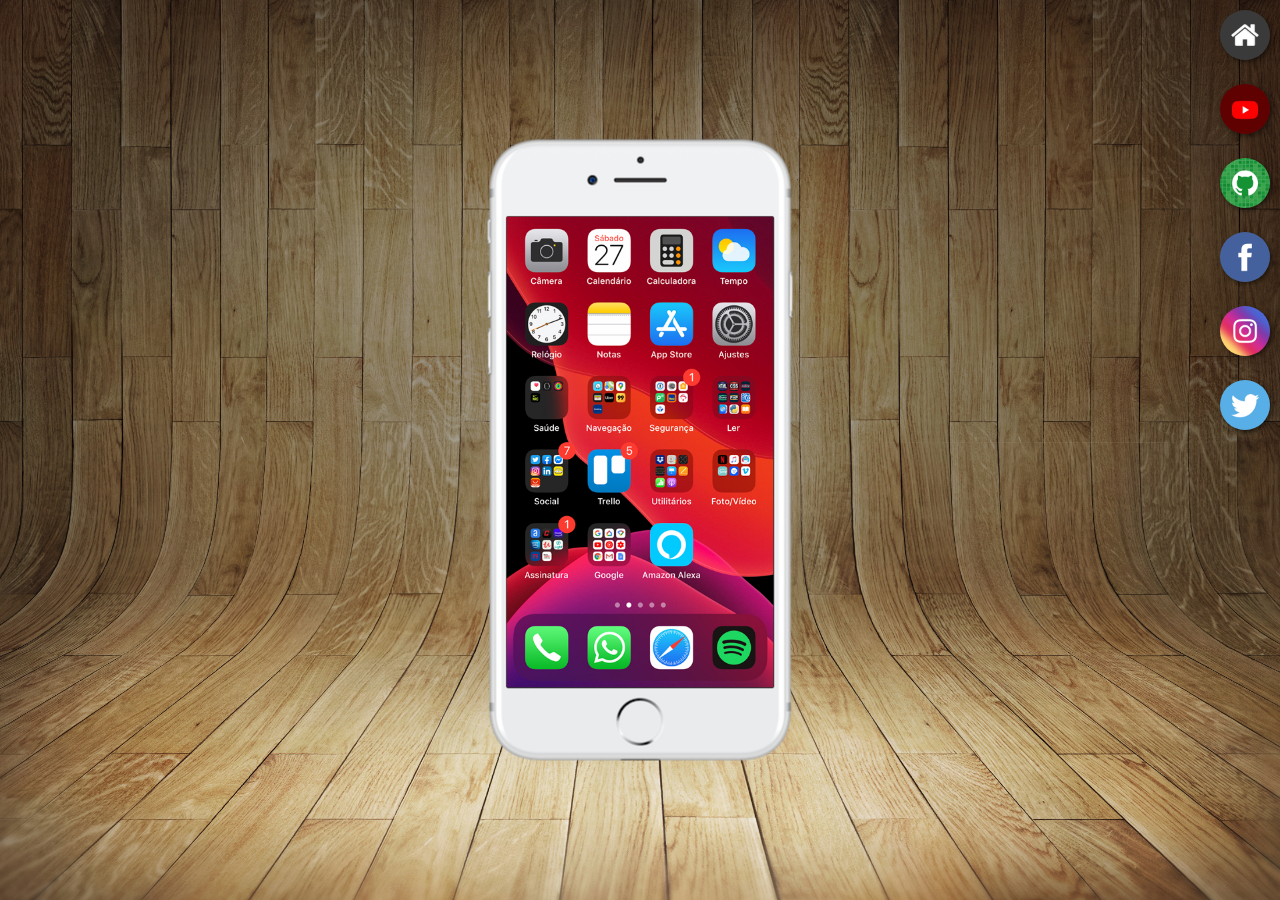
<file: index.html>
<!DOCTYPE html>
<html lang="pt-br">
<head>
    <meta charset="UTF-8">
    <meta name="viewport" content="width=device-width, initial-scale=1.0">
    <title>Mida Social</title>
    <link rel="stylesheet" href="estilos/Estilos.css">
    <link rel="shortcut icon" href="favicon.ico" type="image/x-icon">
</head>
<body>



    <main>
        <section id="telefone">
            <iframe src="home.html" frameborder="0" name="tela" id="tela">
                Não suportado
            </iframe>
        </section>

        <section id="redes-sociais">
                <a href="home.html" target="tela"> <img src="imagens/logo-home.jpg" alt="home"></a><br>
                <a href="yt.html" target="tela"><img src="imagens/logo-youtube.jpg" alt="youtube"></a><br>
                <a href="git.html" target="tela"><img src="imagens/logo-github.jpg" alt="GitHub"></a><br>
                <a href="facebook.html" target="tela"><img src="imagens/logo-facebook.jpg" alt="facebook"></a><br>
                <a href="intagram.html" target="tela"><img src="imagens/logo-instagram.jpg" alt="Instagram"></a><br>
                <a href="twitter.html" target="tela"><img src="imagens/logo-twitter.jpg" alt="twitter"></a>
        </section>
    </main>
    



</body>
</html>
</file>
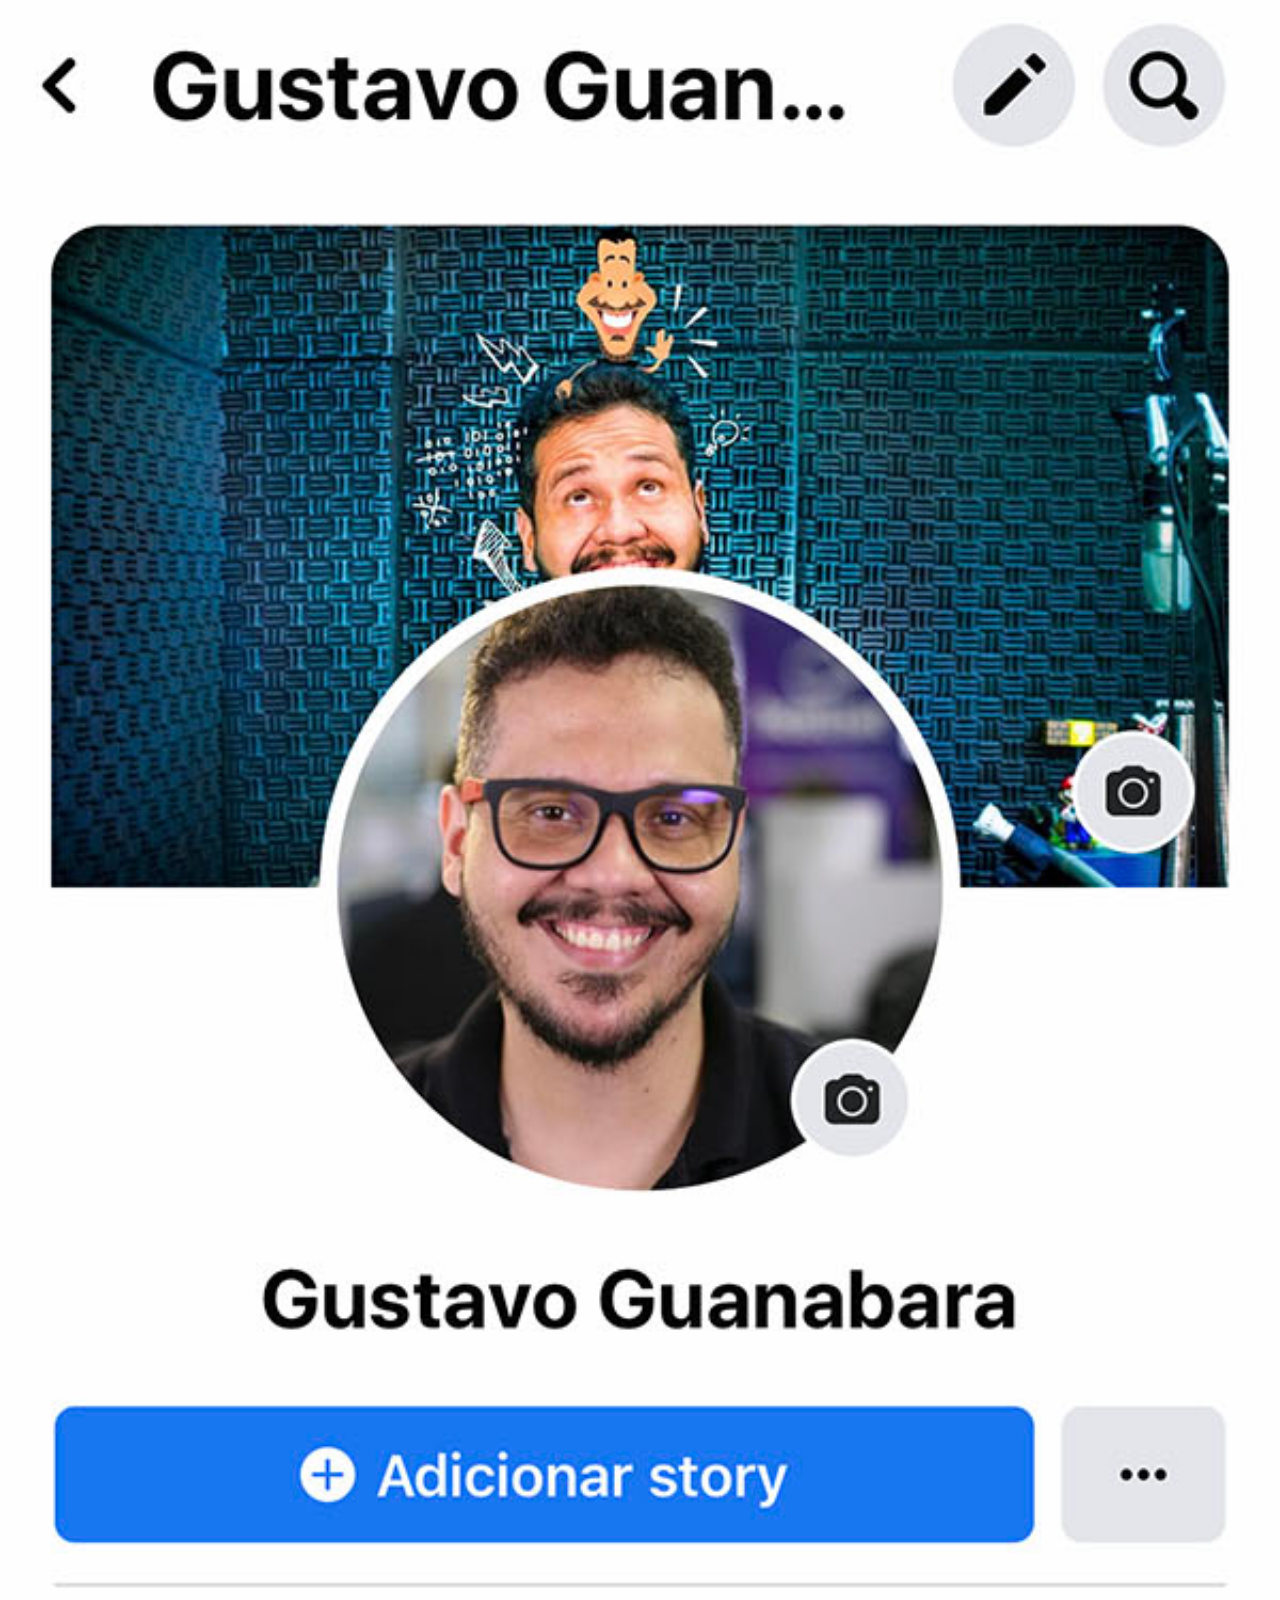
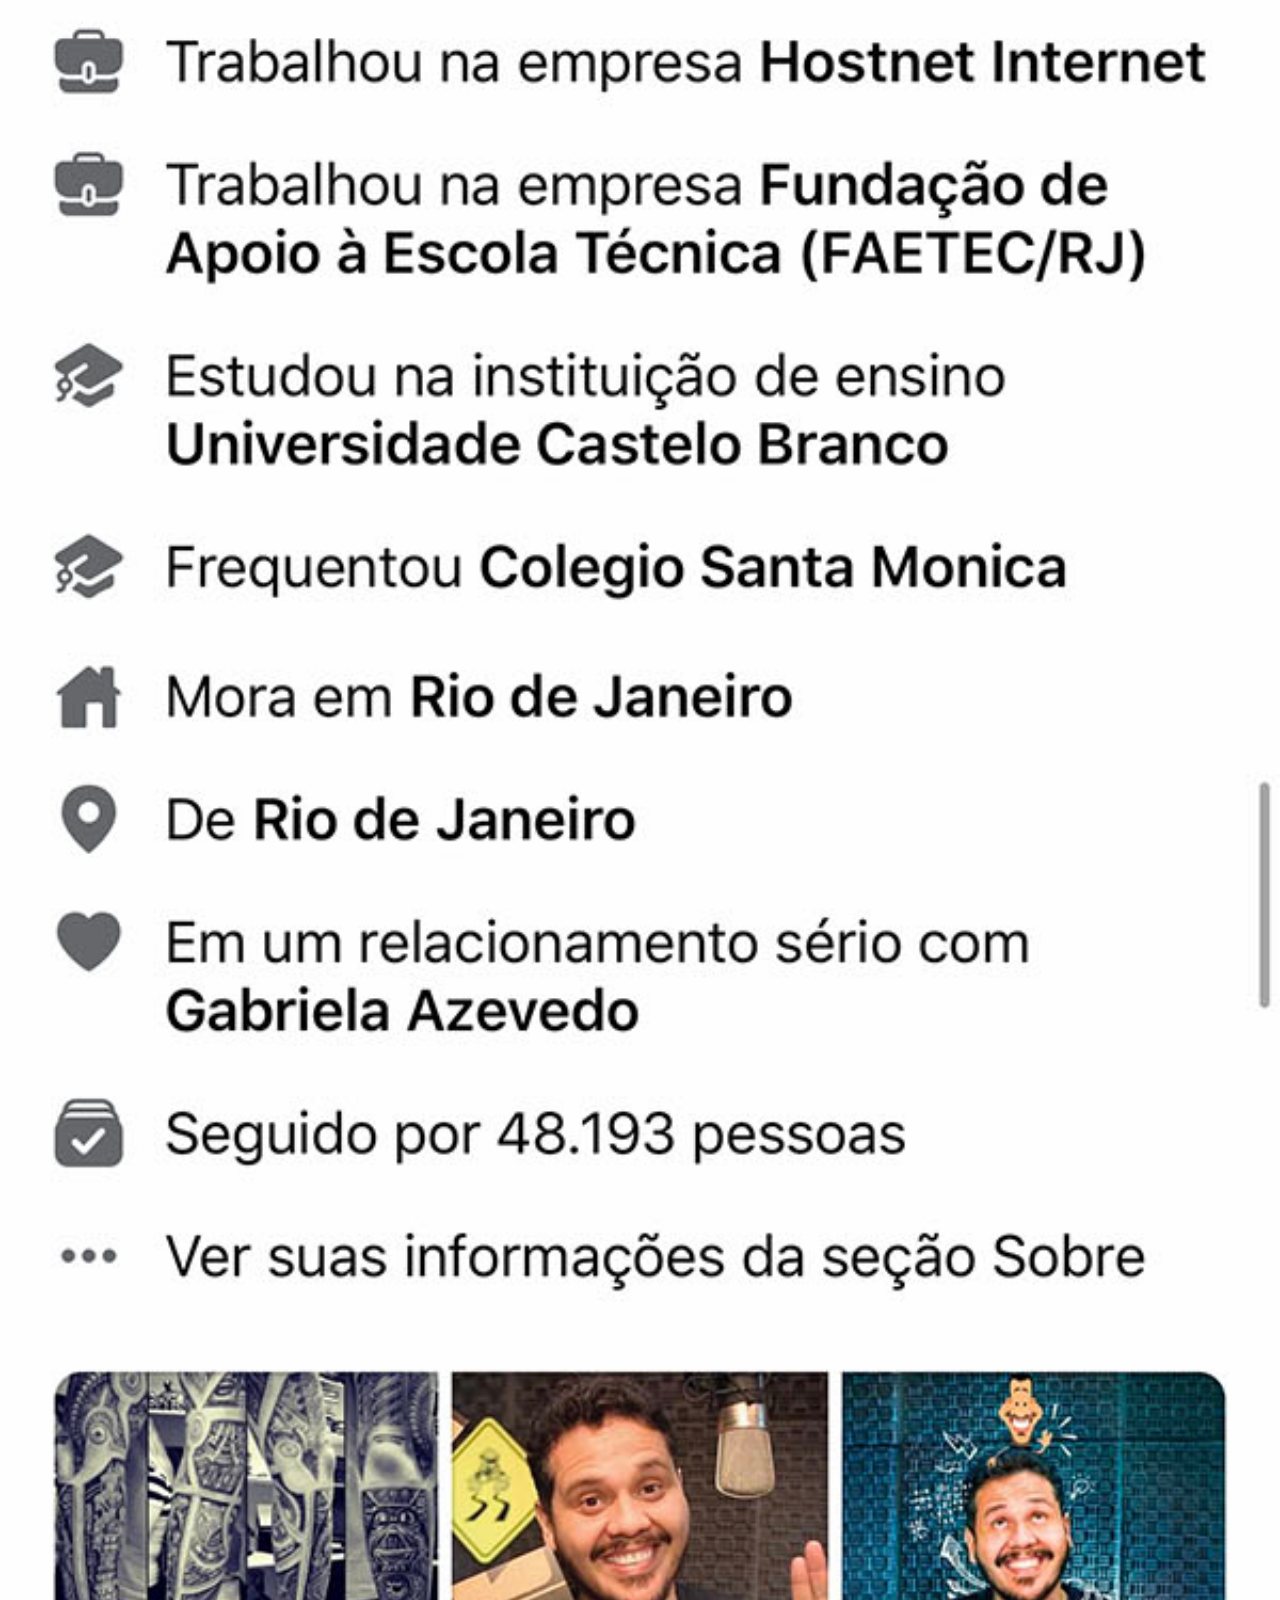
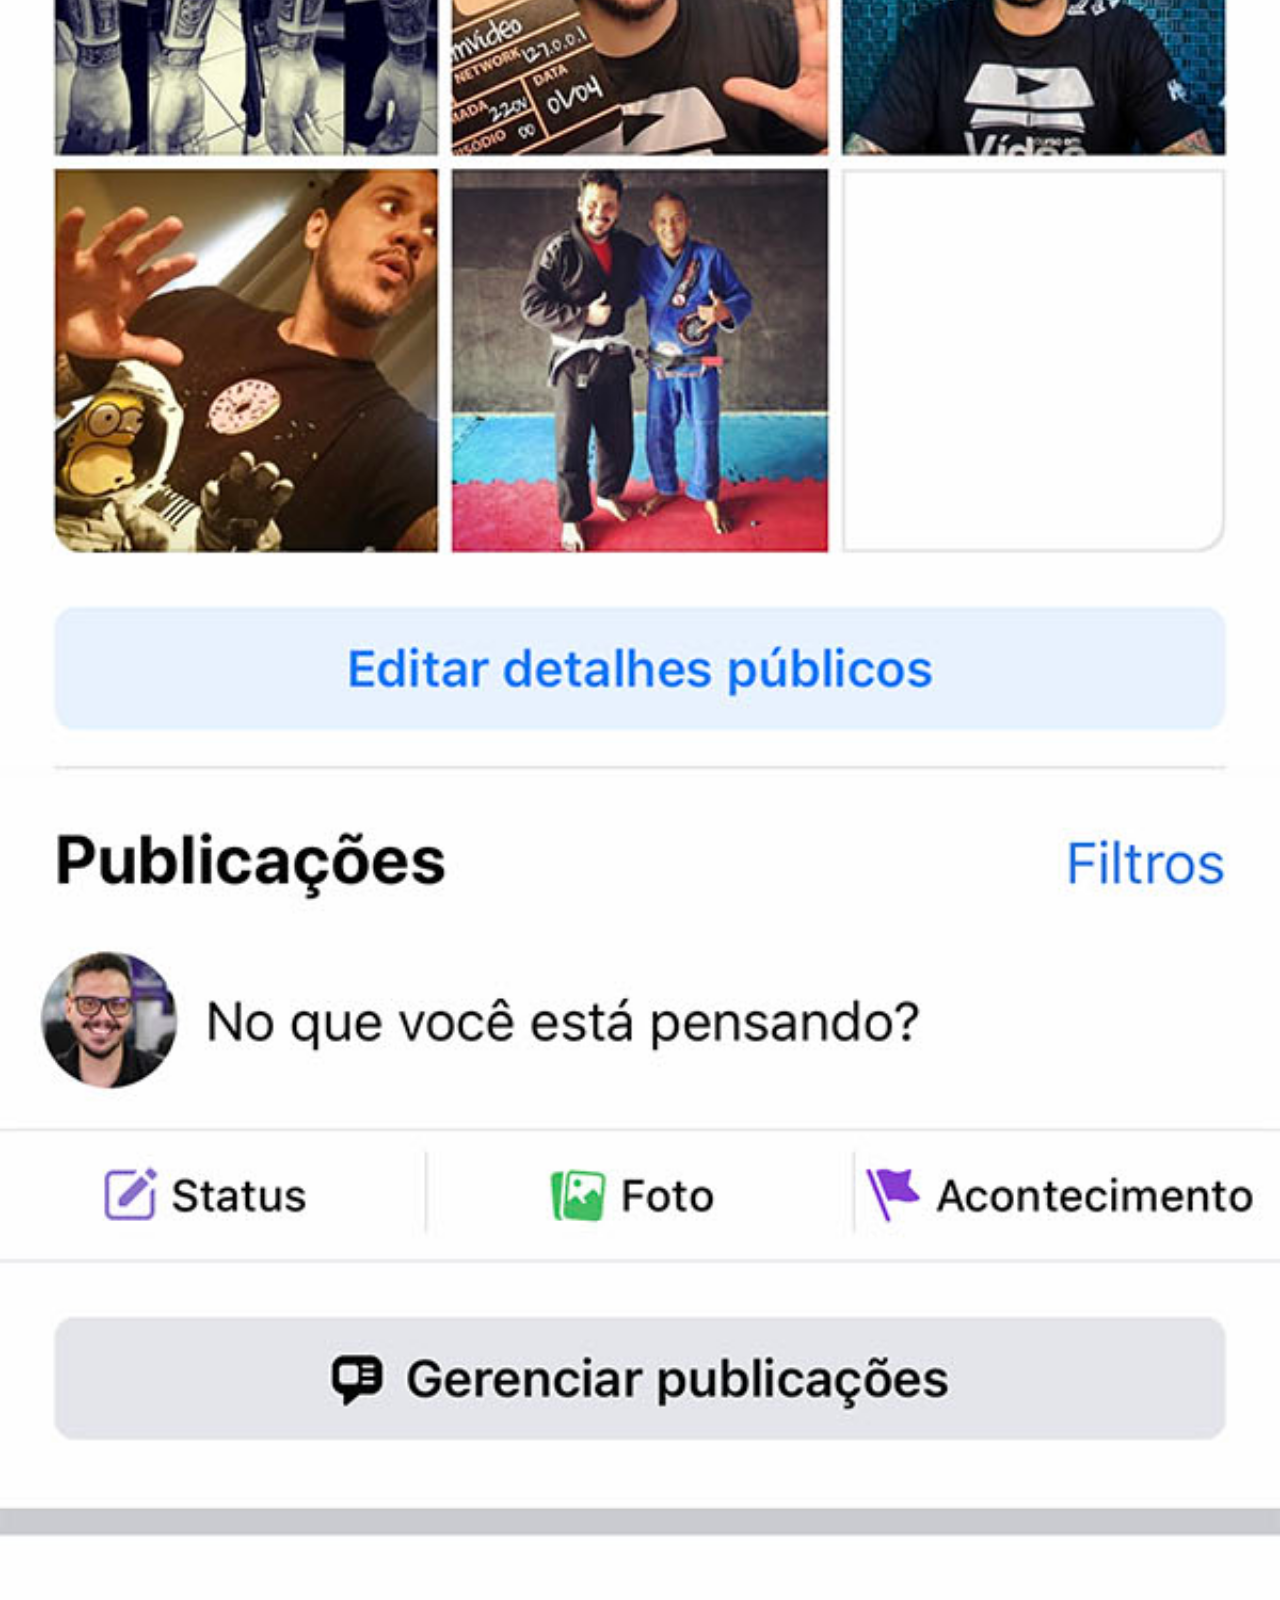
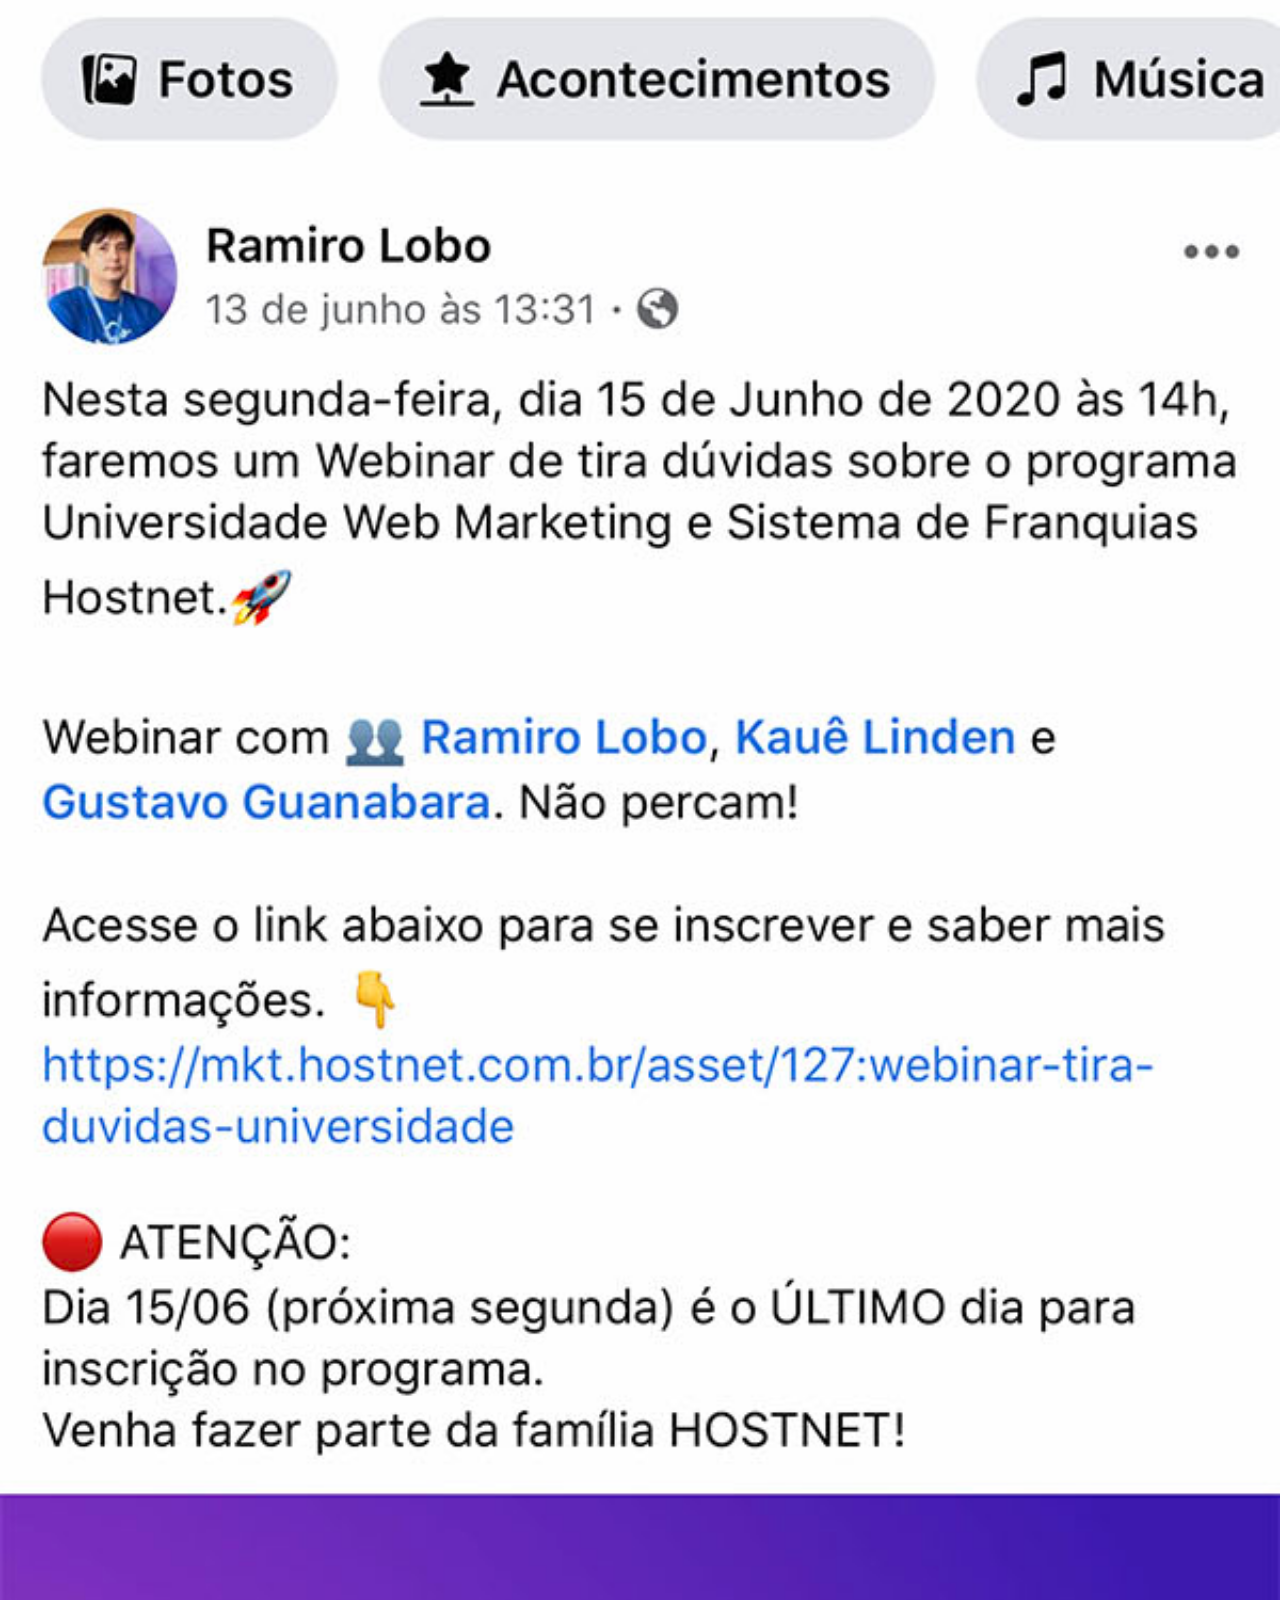
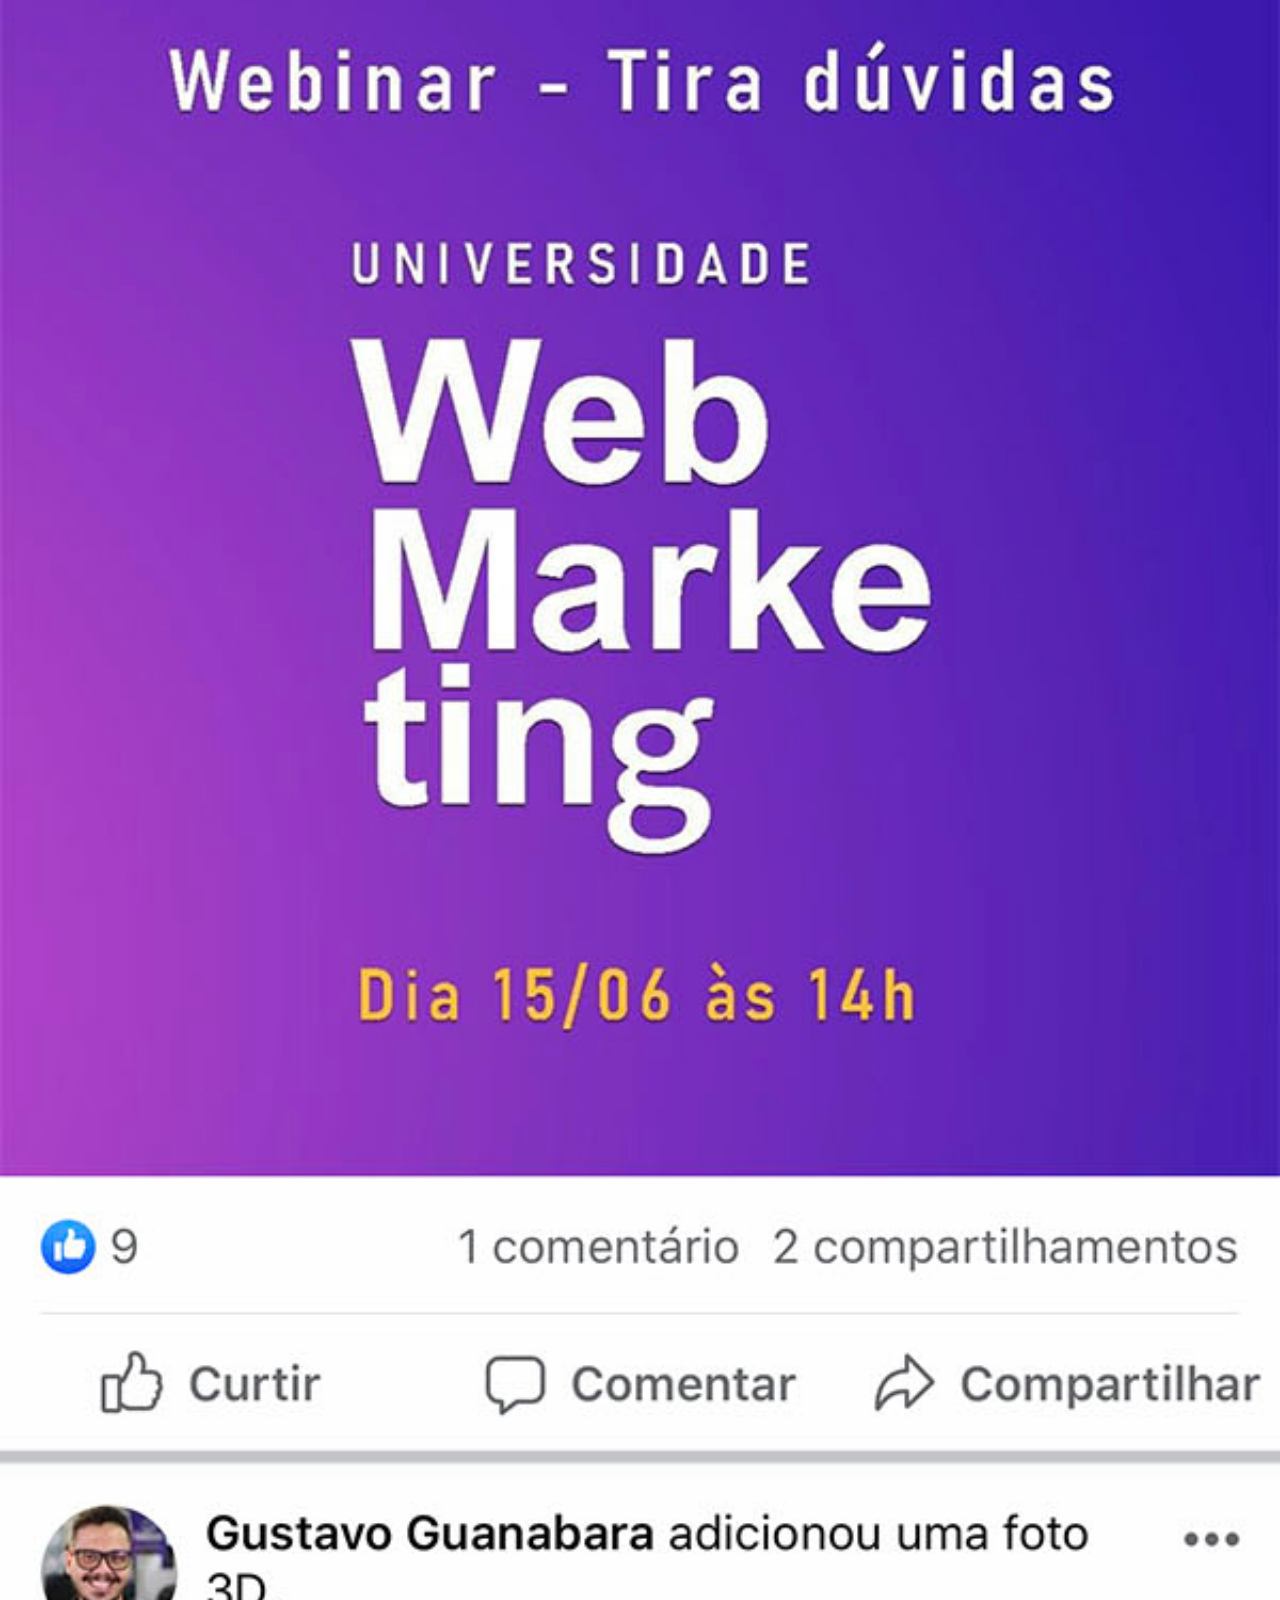
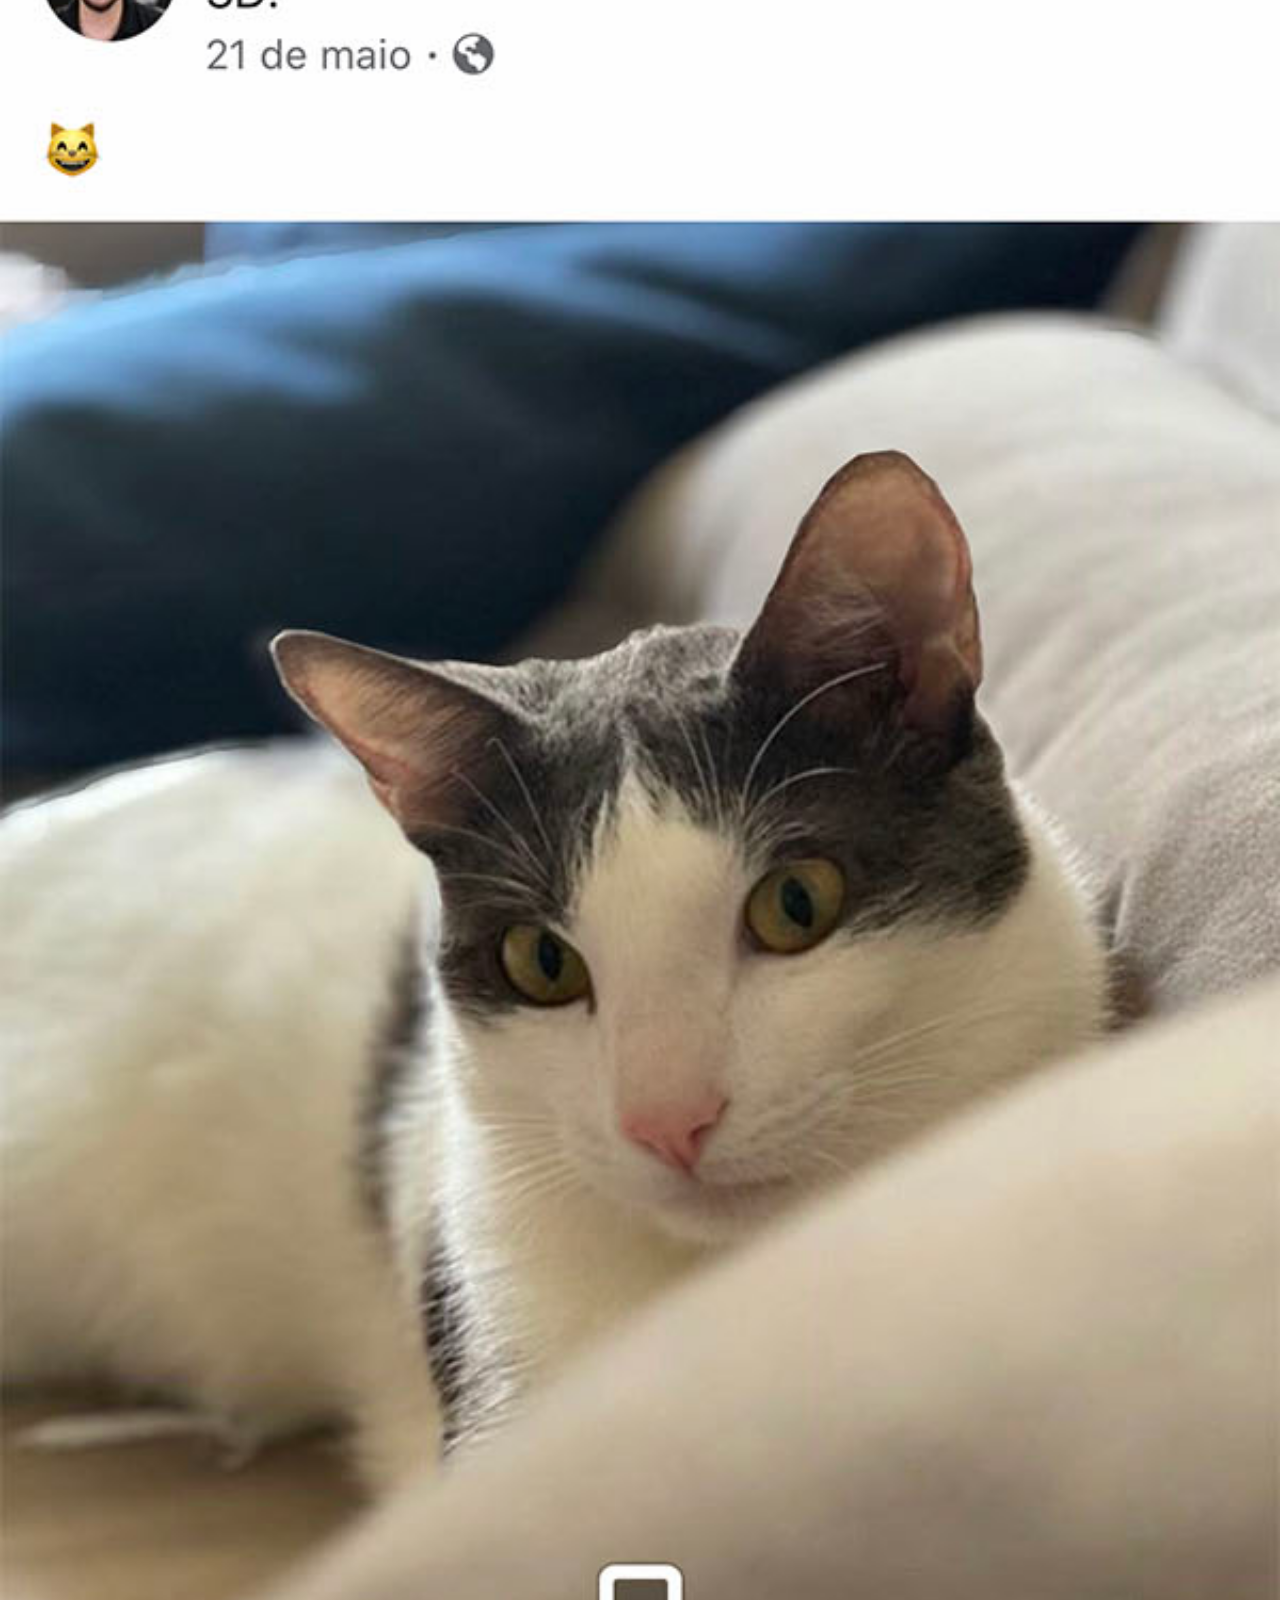
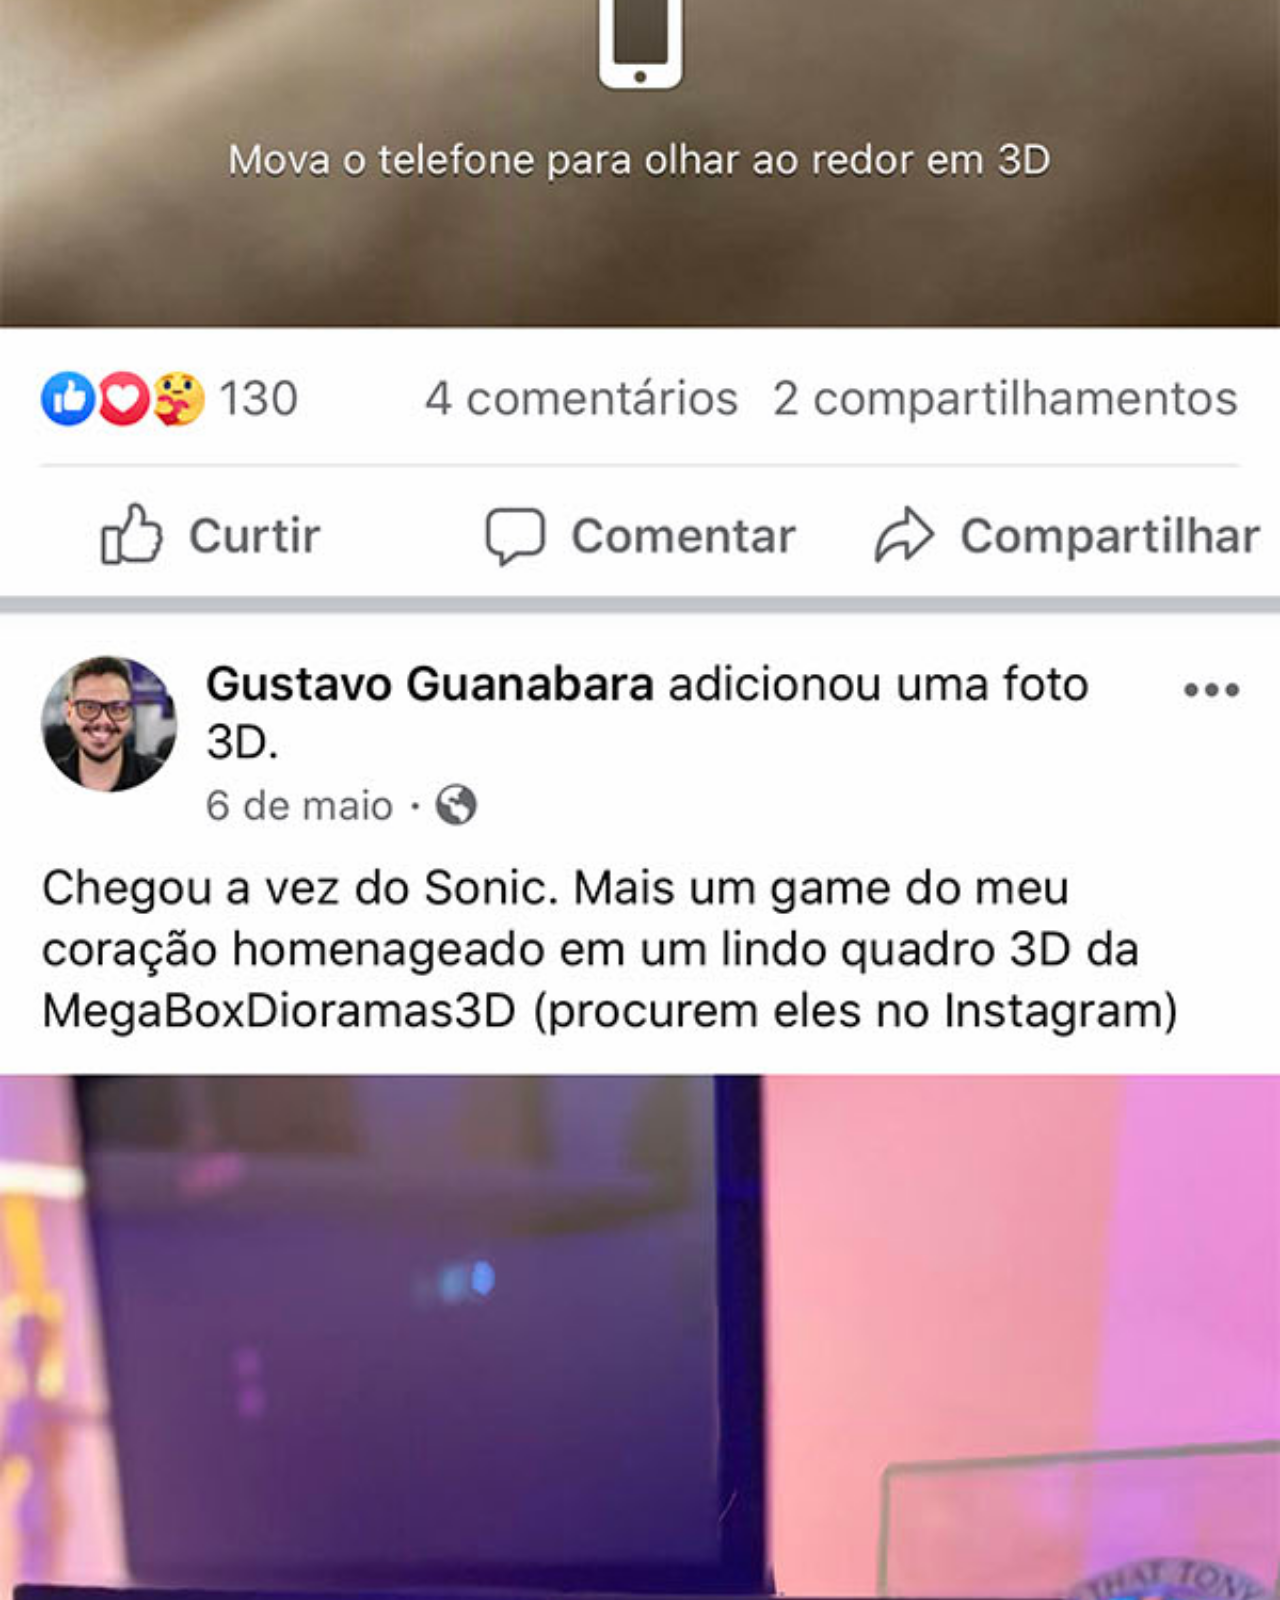
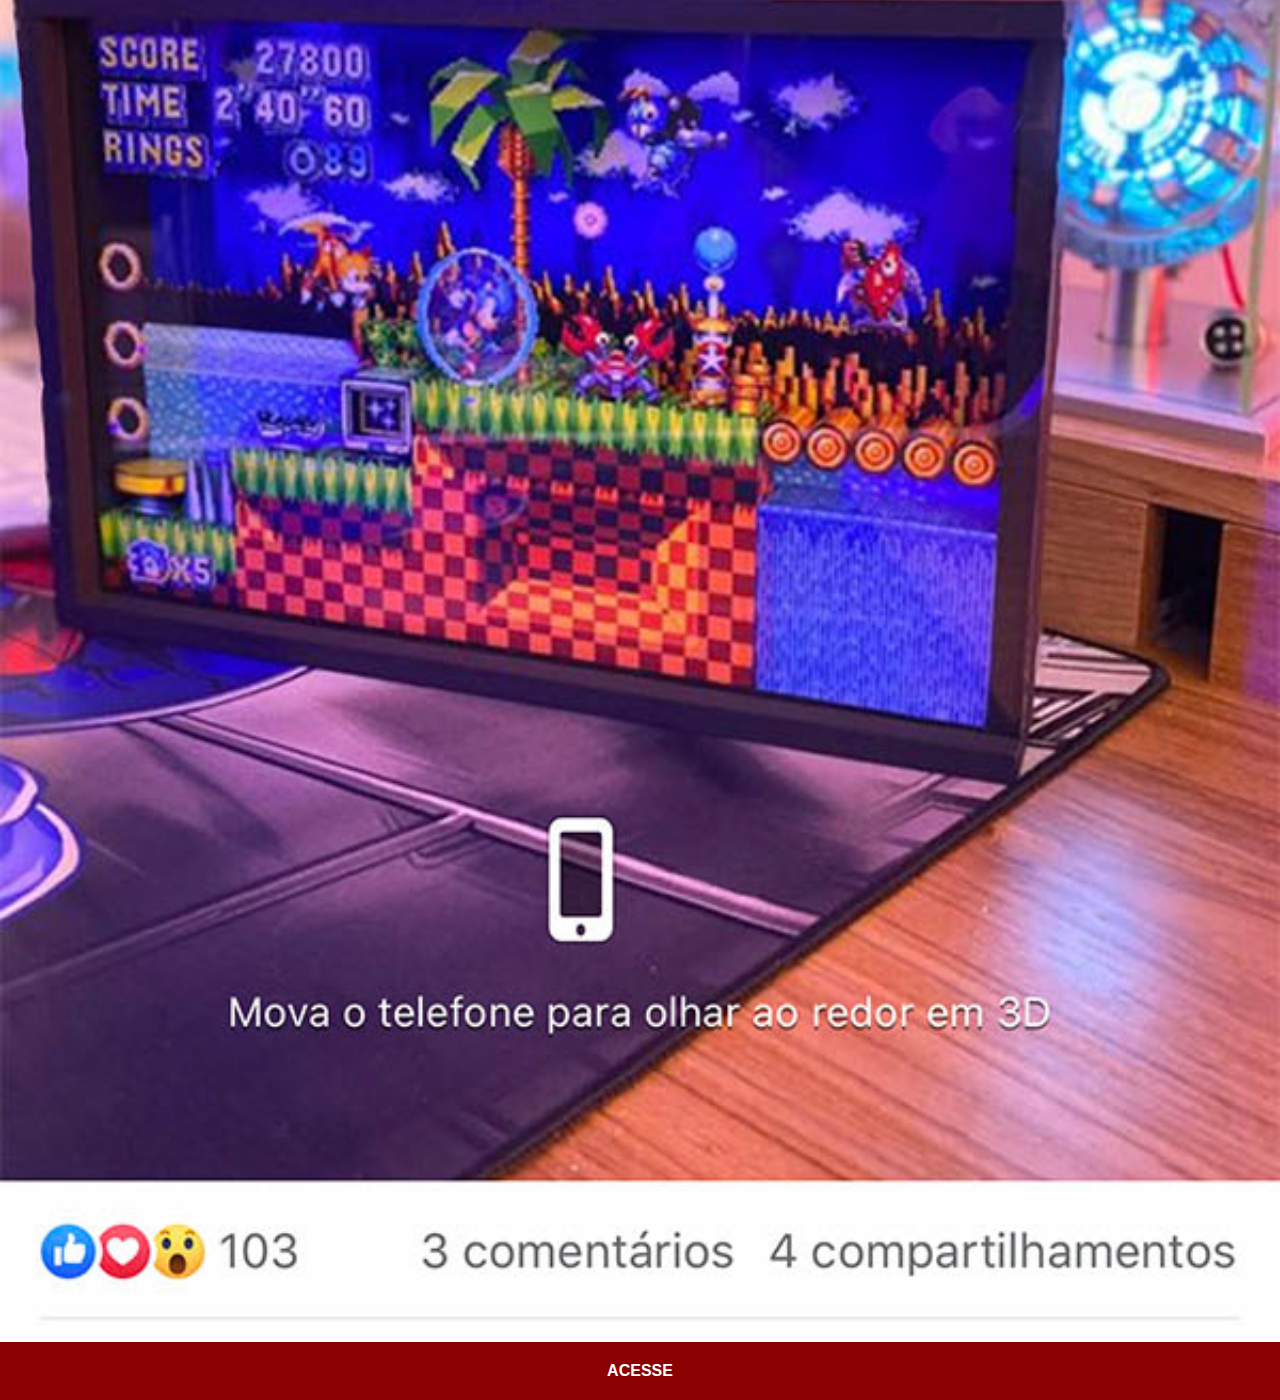
<file: facebook.html>
<!DOCTYPE html>
<html lang="pt-br">
<head>
    <meta charset="UTF-8">
    <meta name="viewport" content="width=device-width, initial-scale=1.0">
    <title>FB</title>
    <link rel="stylesheet" href="estilos/social.css">
</head>
<body>
    <img src="imagens/tela-facebook.jpg" alt="facebook">
    <a href="https://www.facebook.com/" target="_blank">ACESSE</a>
    
</body>
</html>
</file>
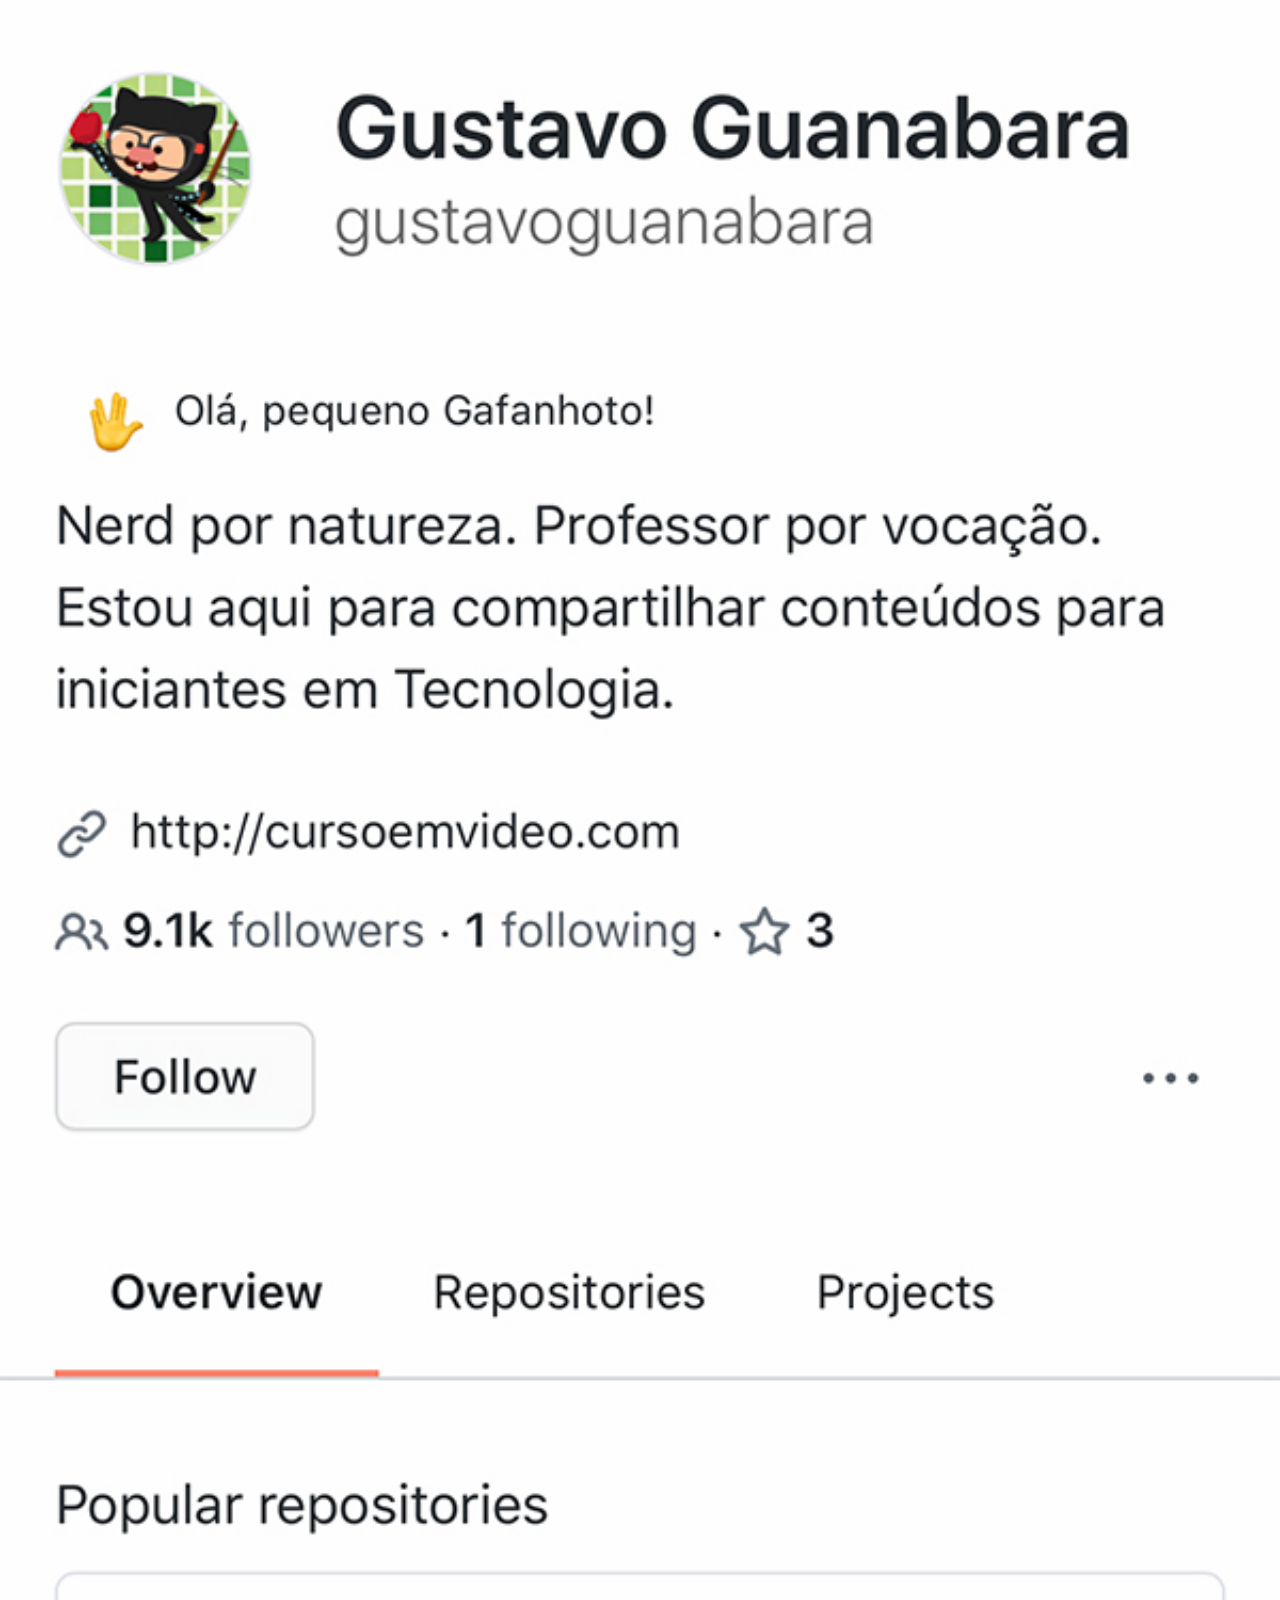
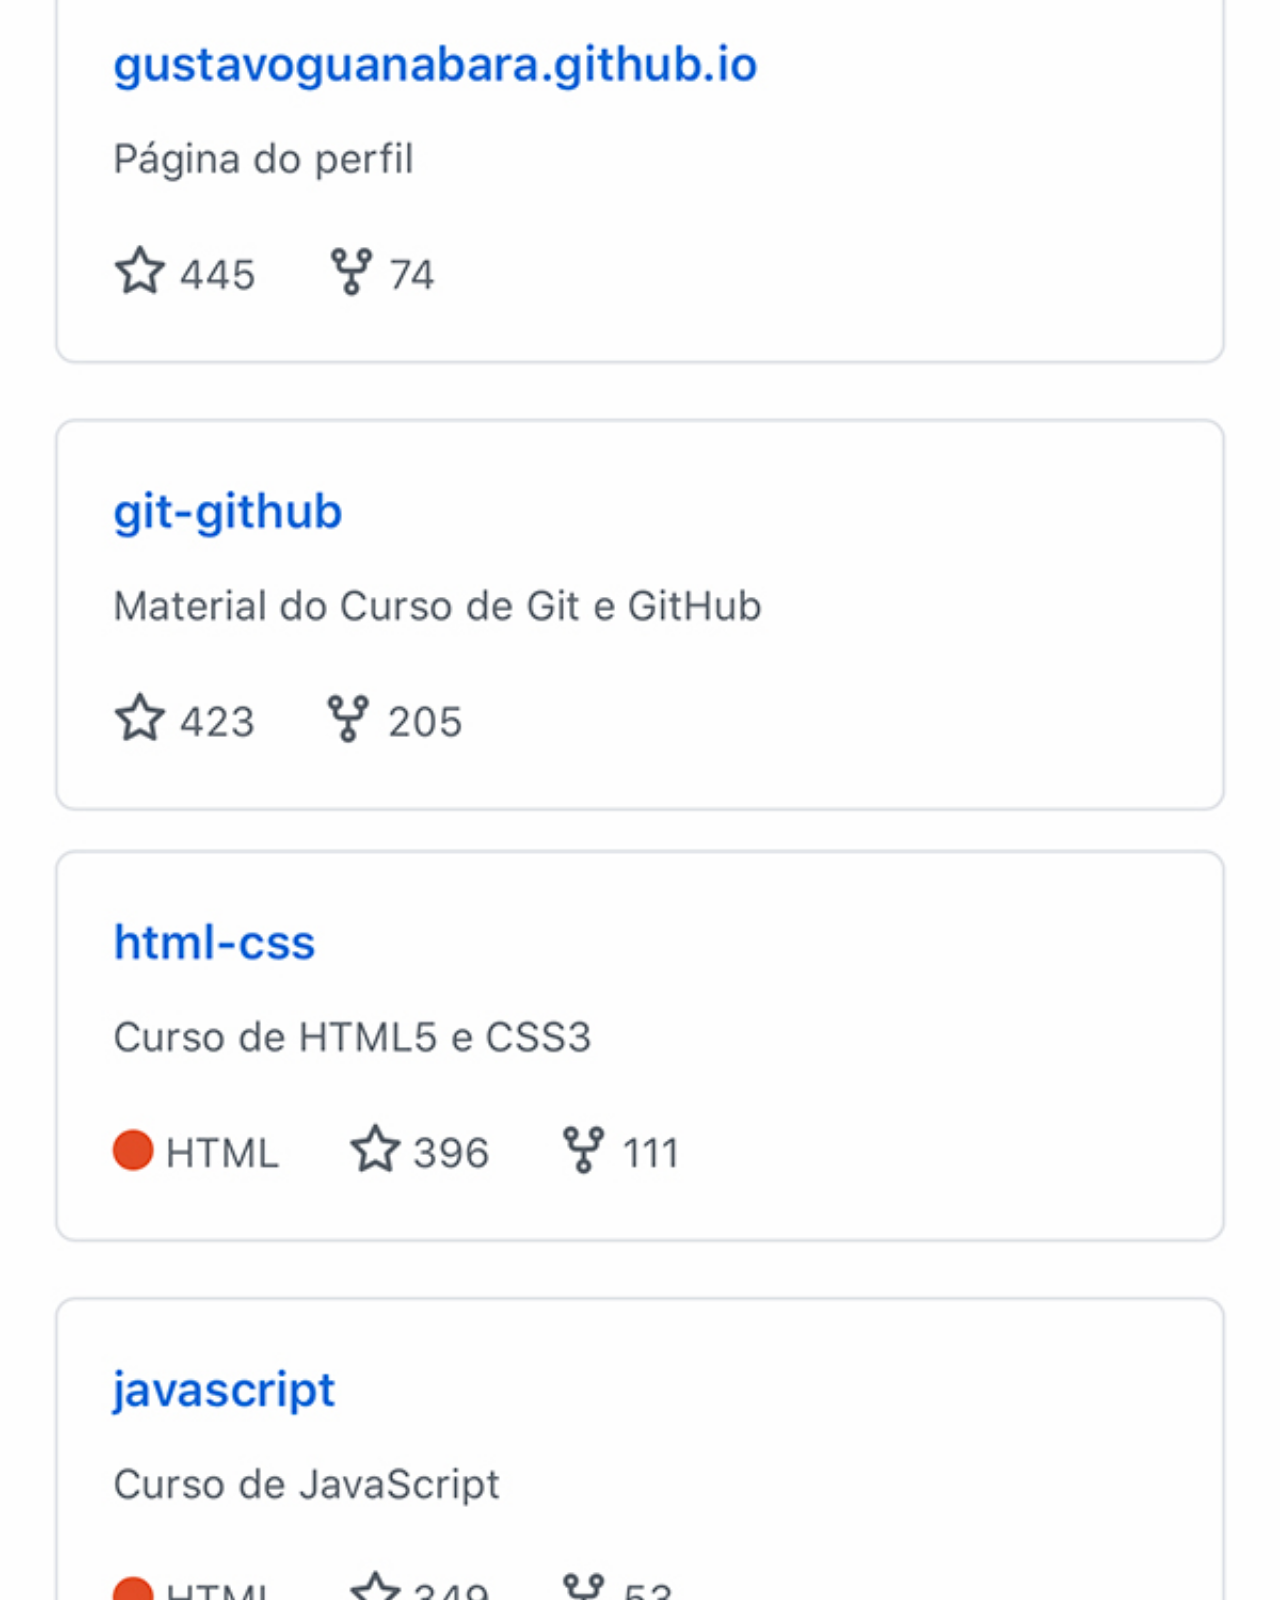
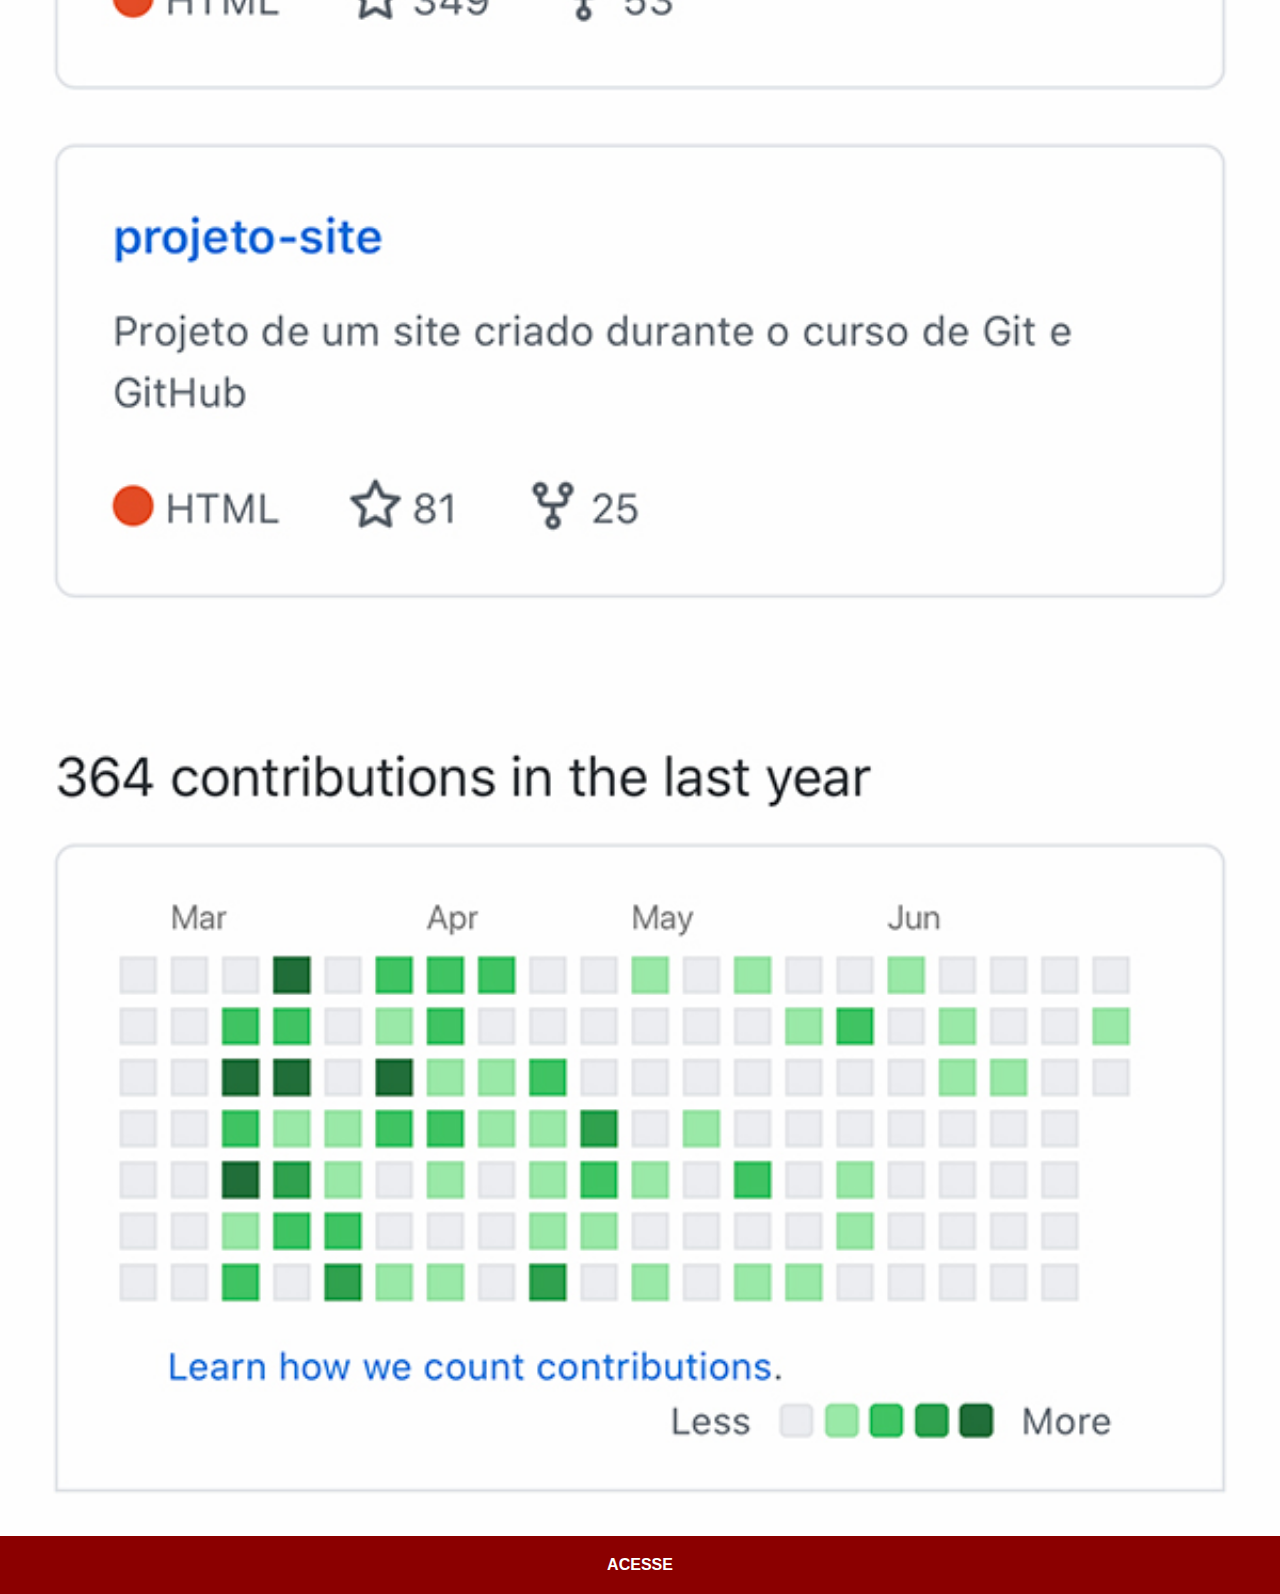
<file: git.html>
<!DOCTYPE html>
<html lang="pt-br">
<head>
    <meta charset="UTF-8">
    <meta name="viewport" content="width=device-width, initial-scale=1.0">
    <title>git</title>
    <link rel="stylesheet" href="estilos/social.css">
</head>
<body>
    <img src="imagens/tela-github.jpg" alt="github">
    <a href="https://github.com/" target="_blank">ACESSE</a>
    
</body>
</html>
</file>
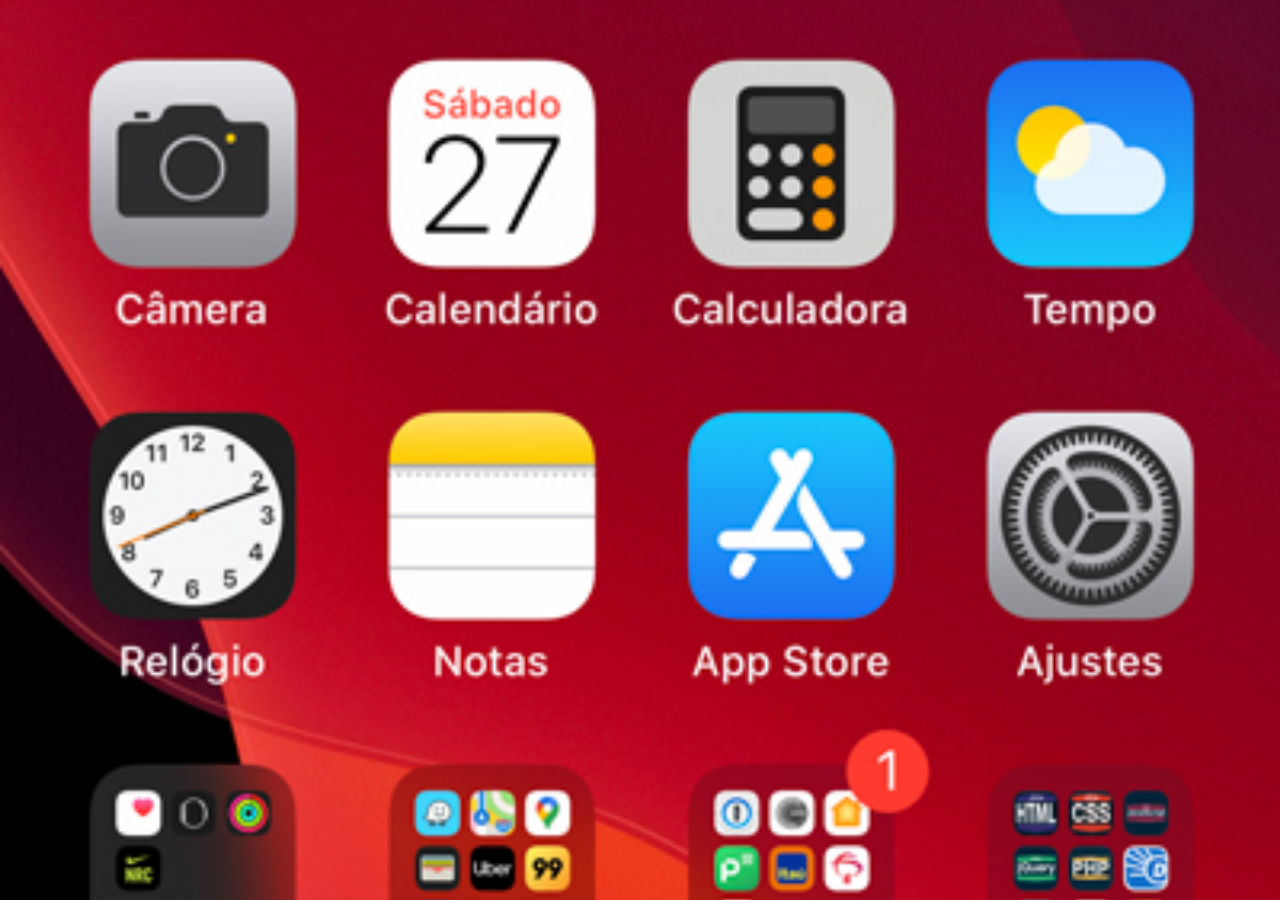
<file: home.html>
<!DOCTYPE html>
<html lang="pt-br">
<head>
    <meta charset="UTF-8">
    <meta name="viewport" content="width=device-width, initial-scale=1.0">
    <title>Home</title>
</head>
<style>
*{
    margin: 0px;
    padding: 0px;
}

body{
    width: 100vw;
    height: 100vh;
    background: black url('imagens/tela-home.jpg') no-repeat top center;
    background-size: cover;
}


</style>
<body>
    
</body>
</html>
</file>
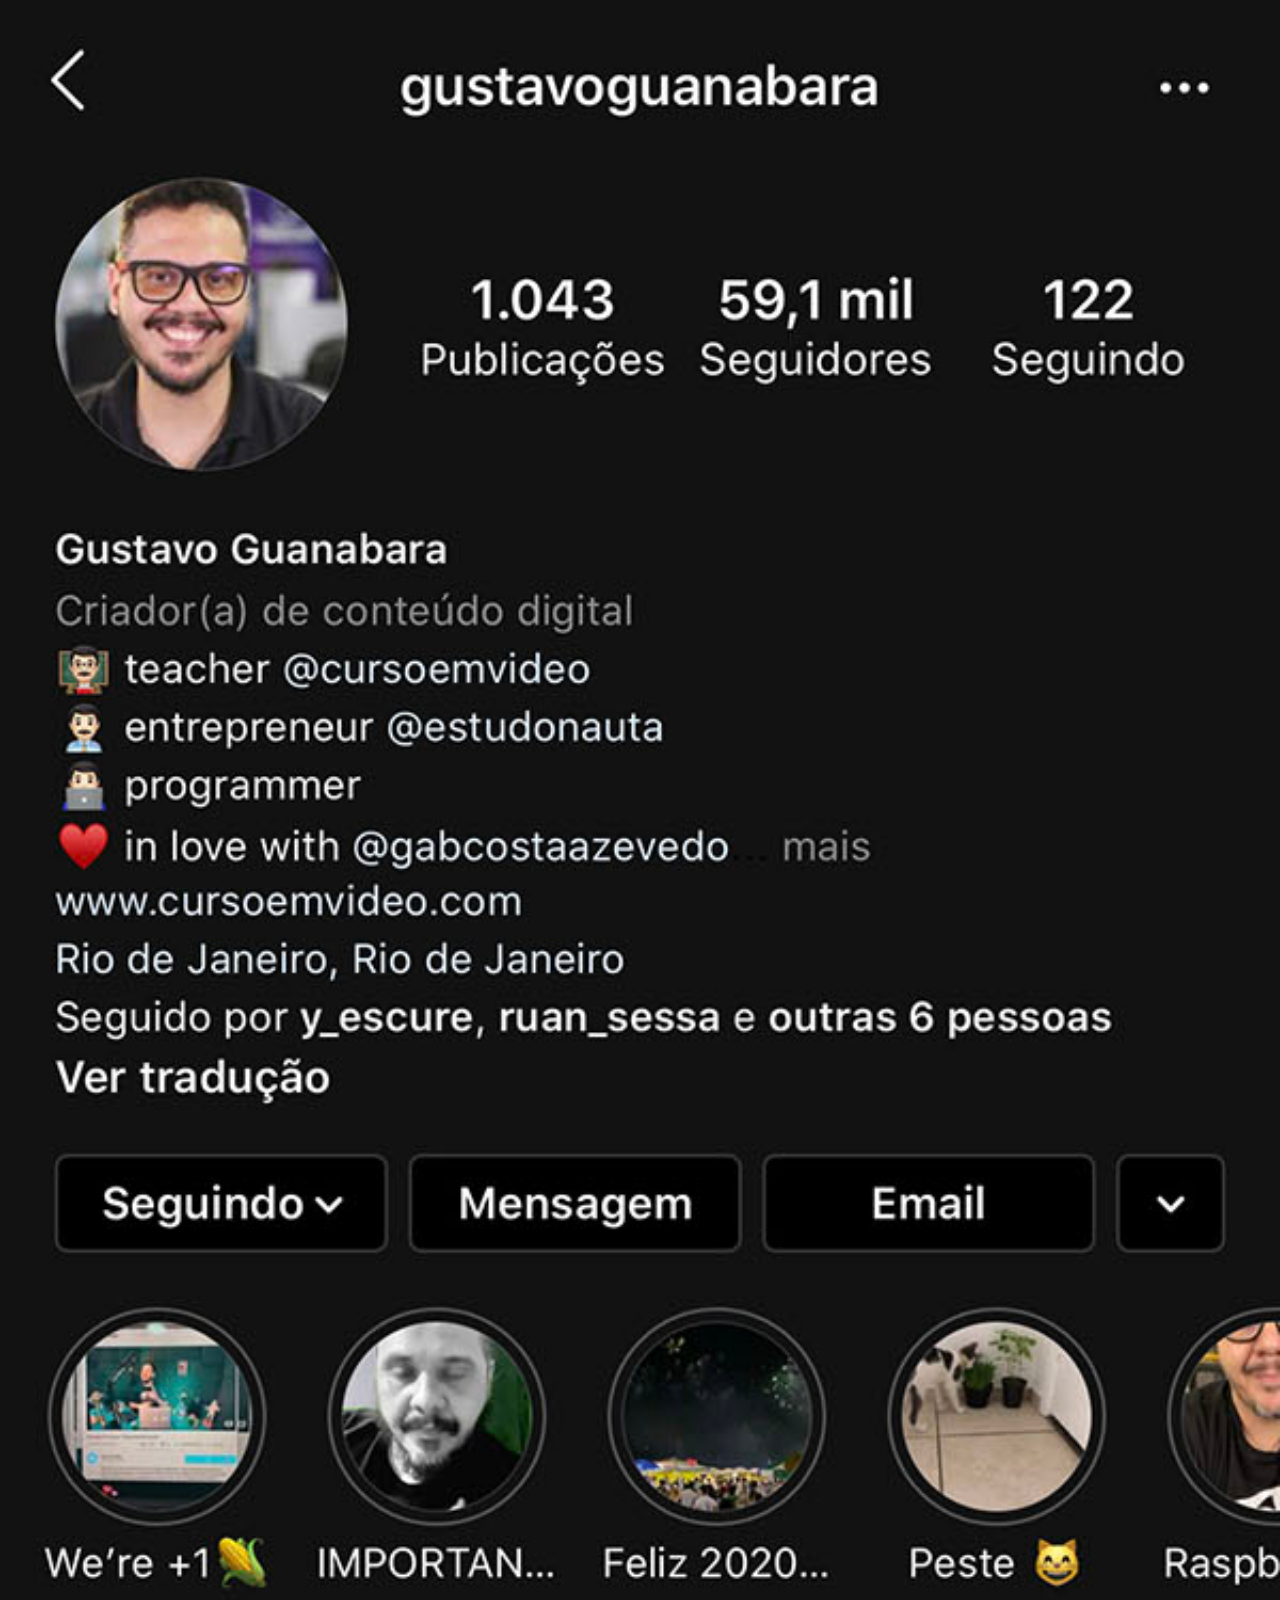
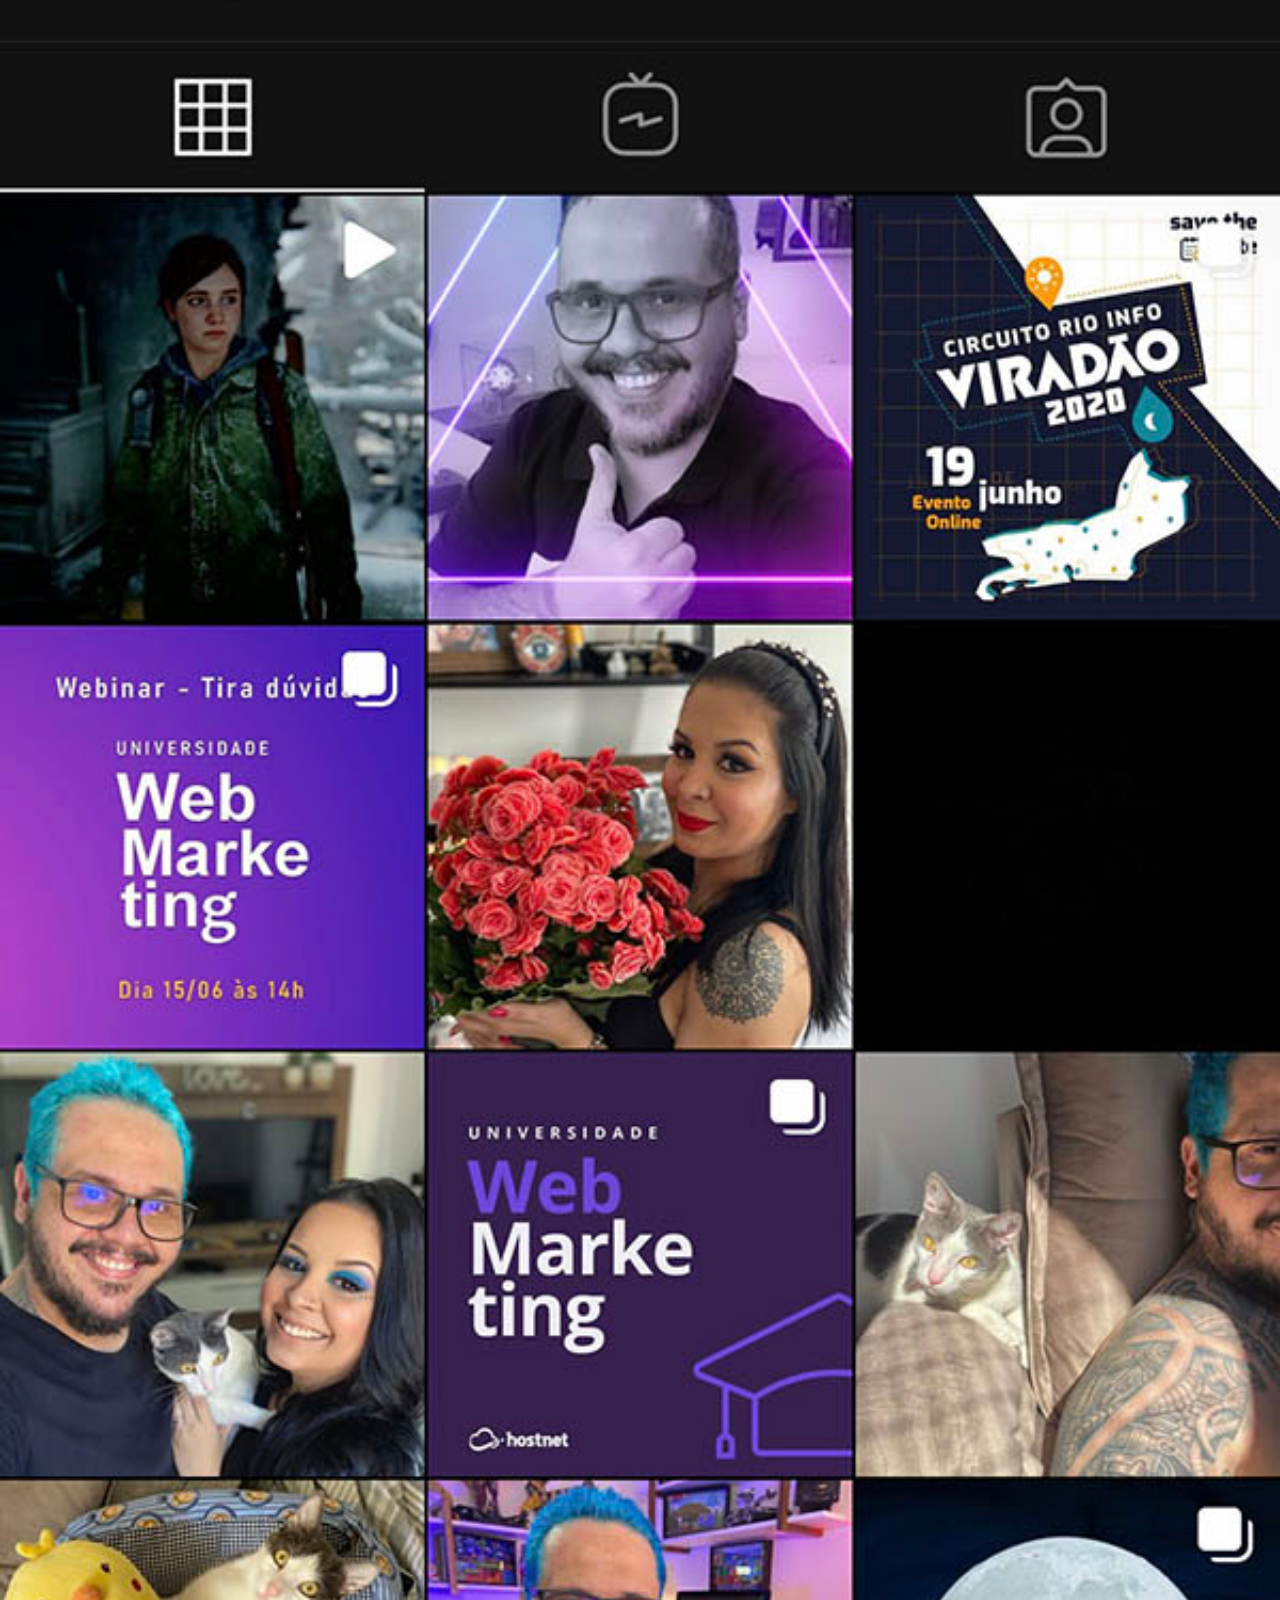
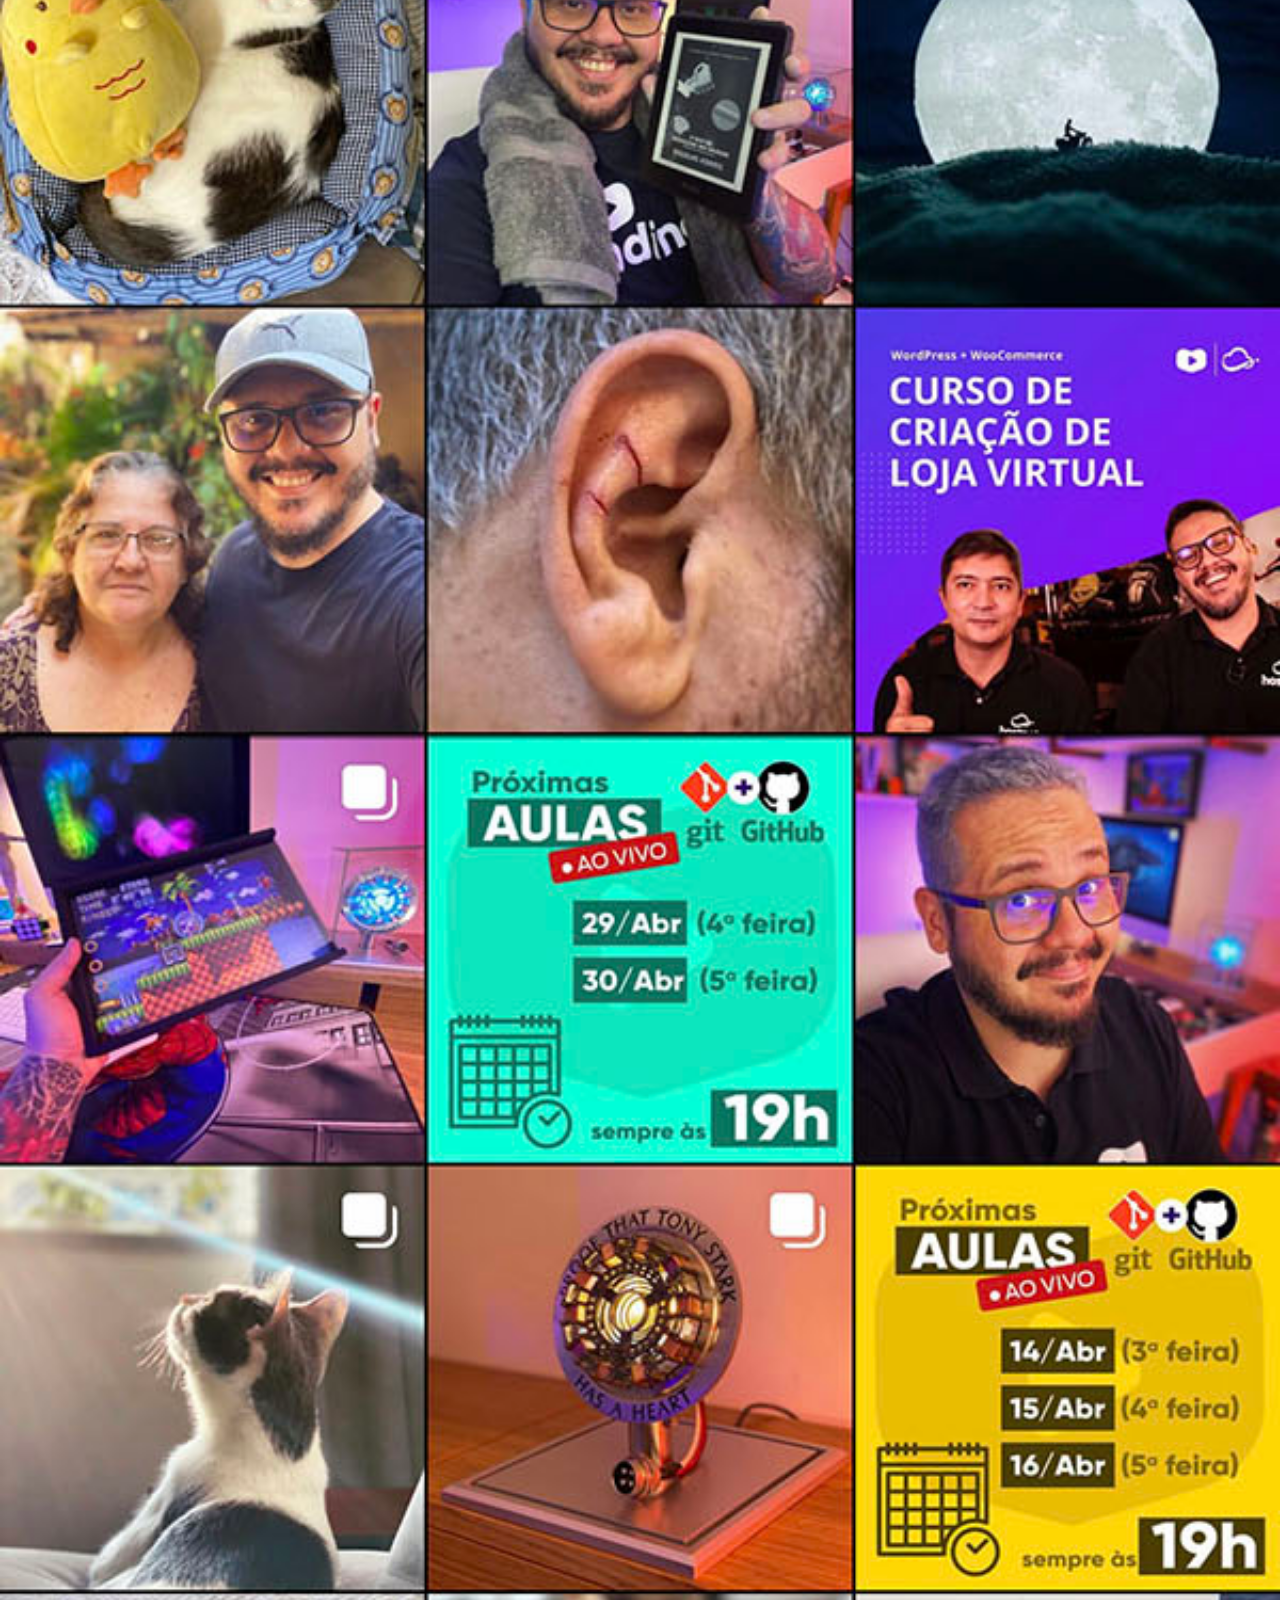
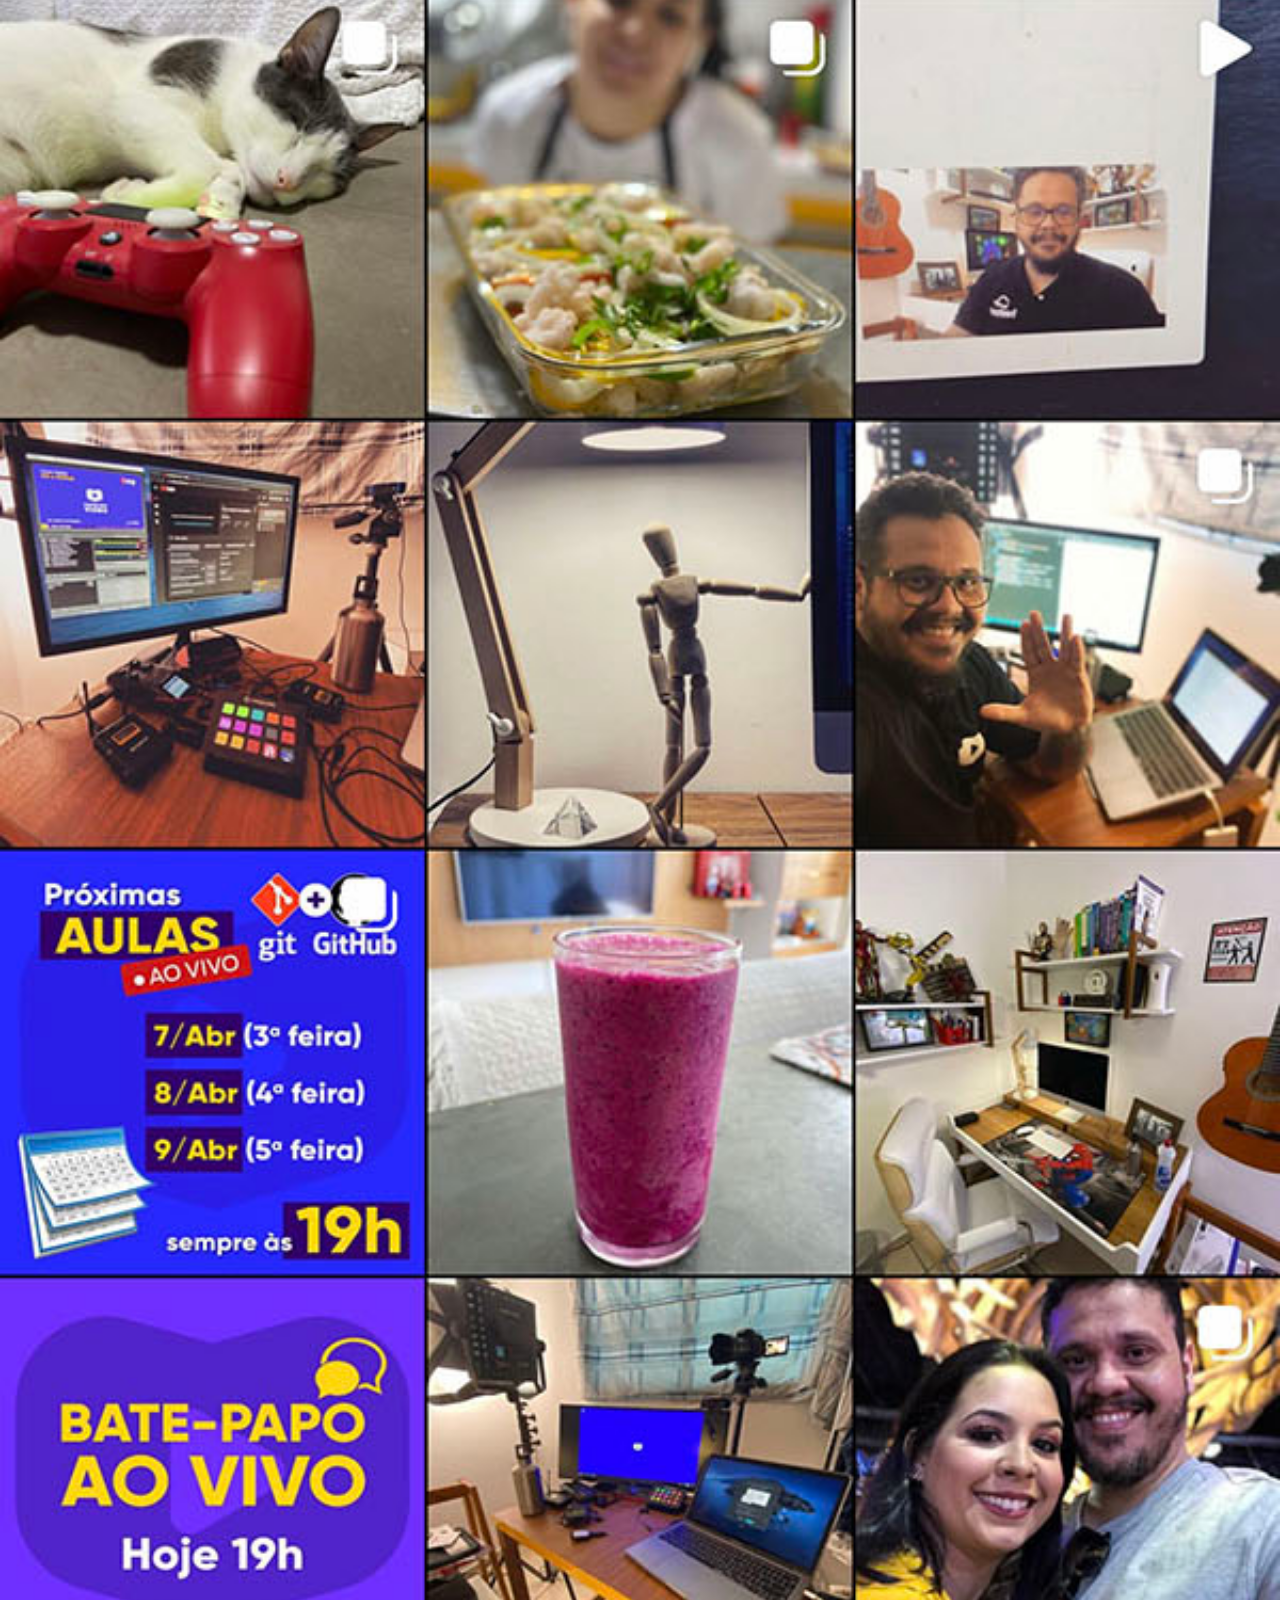
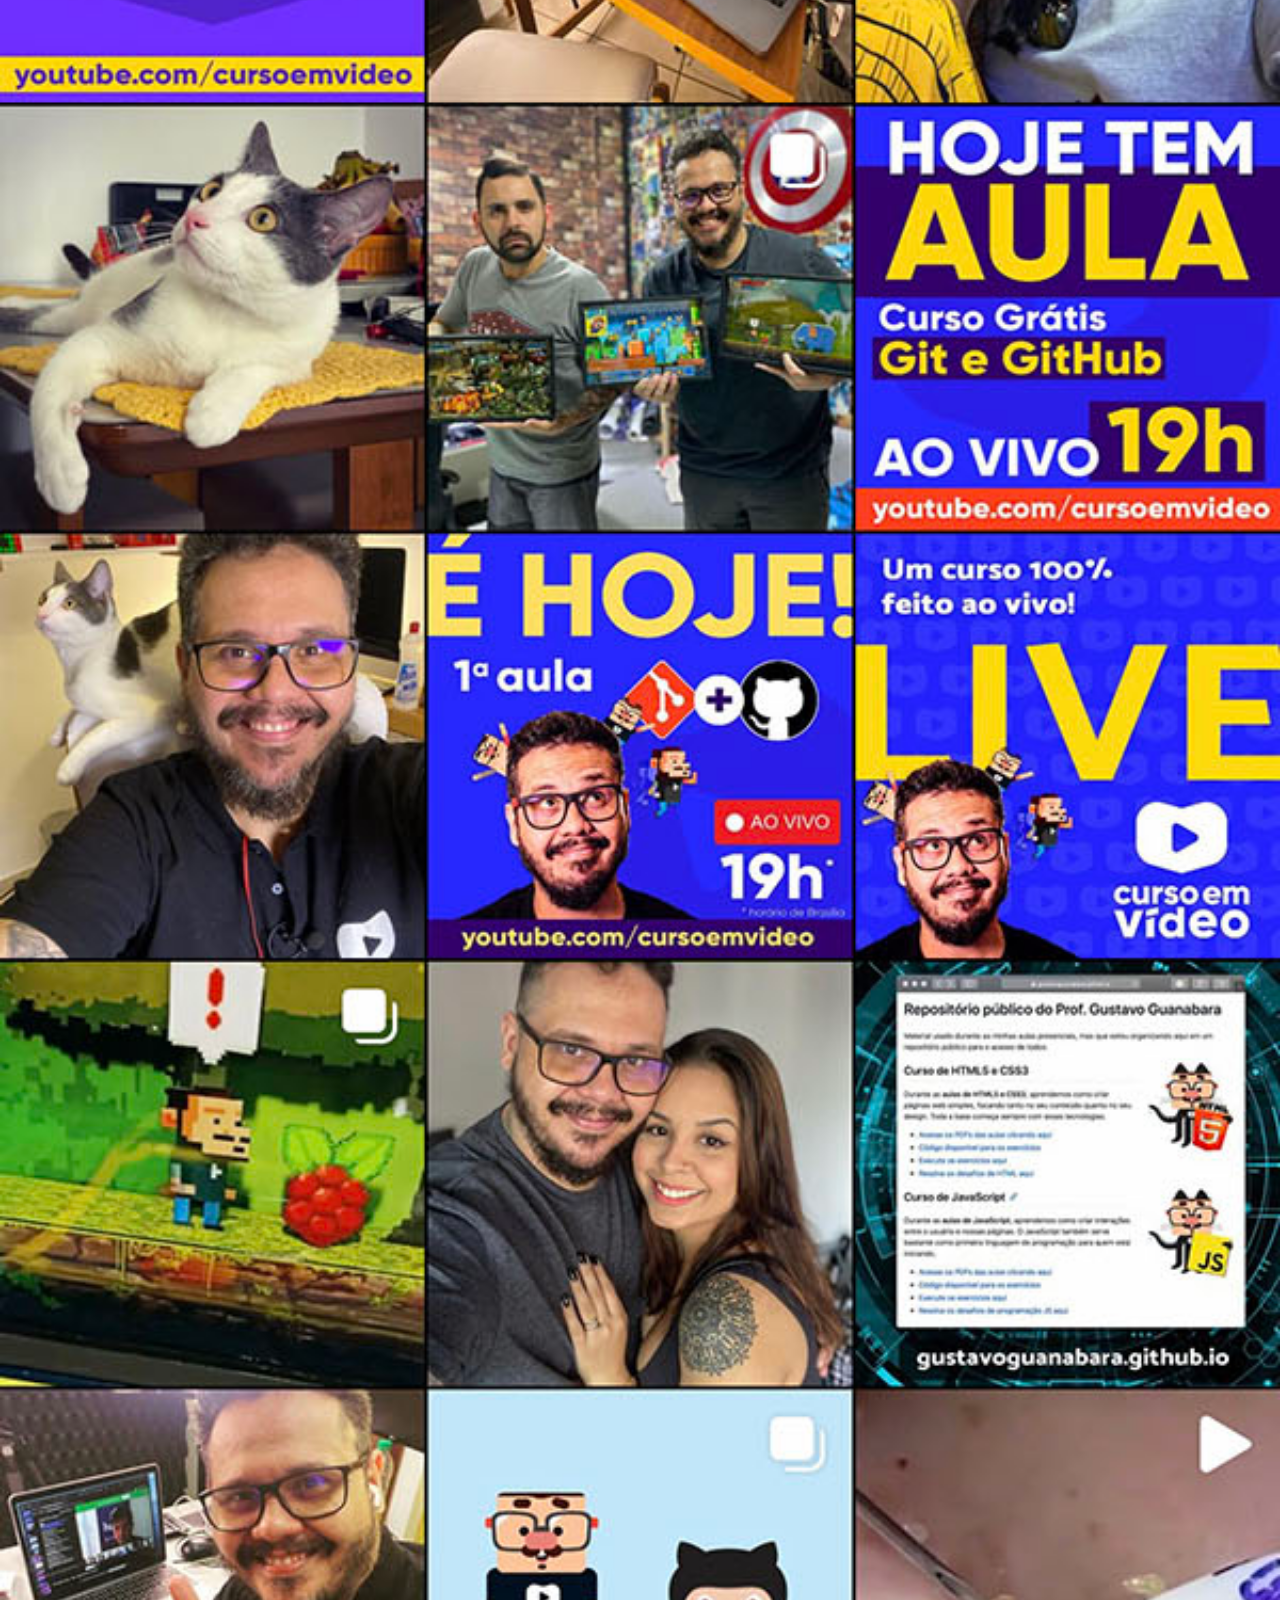
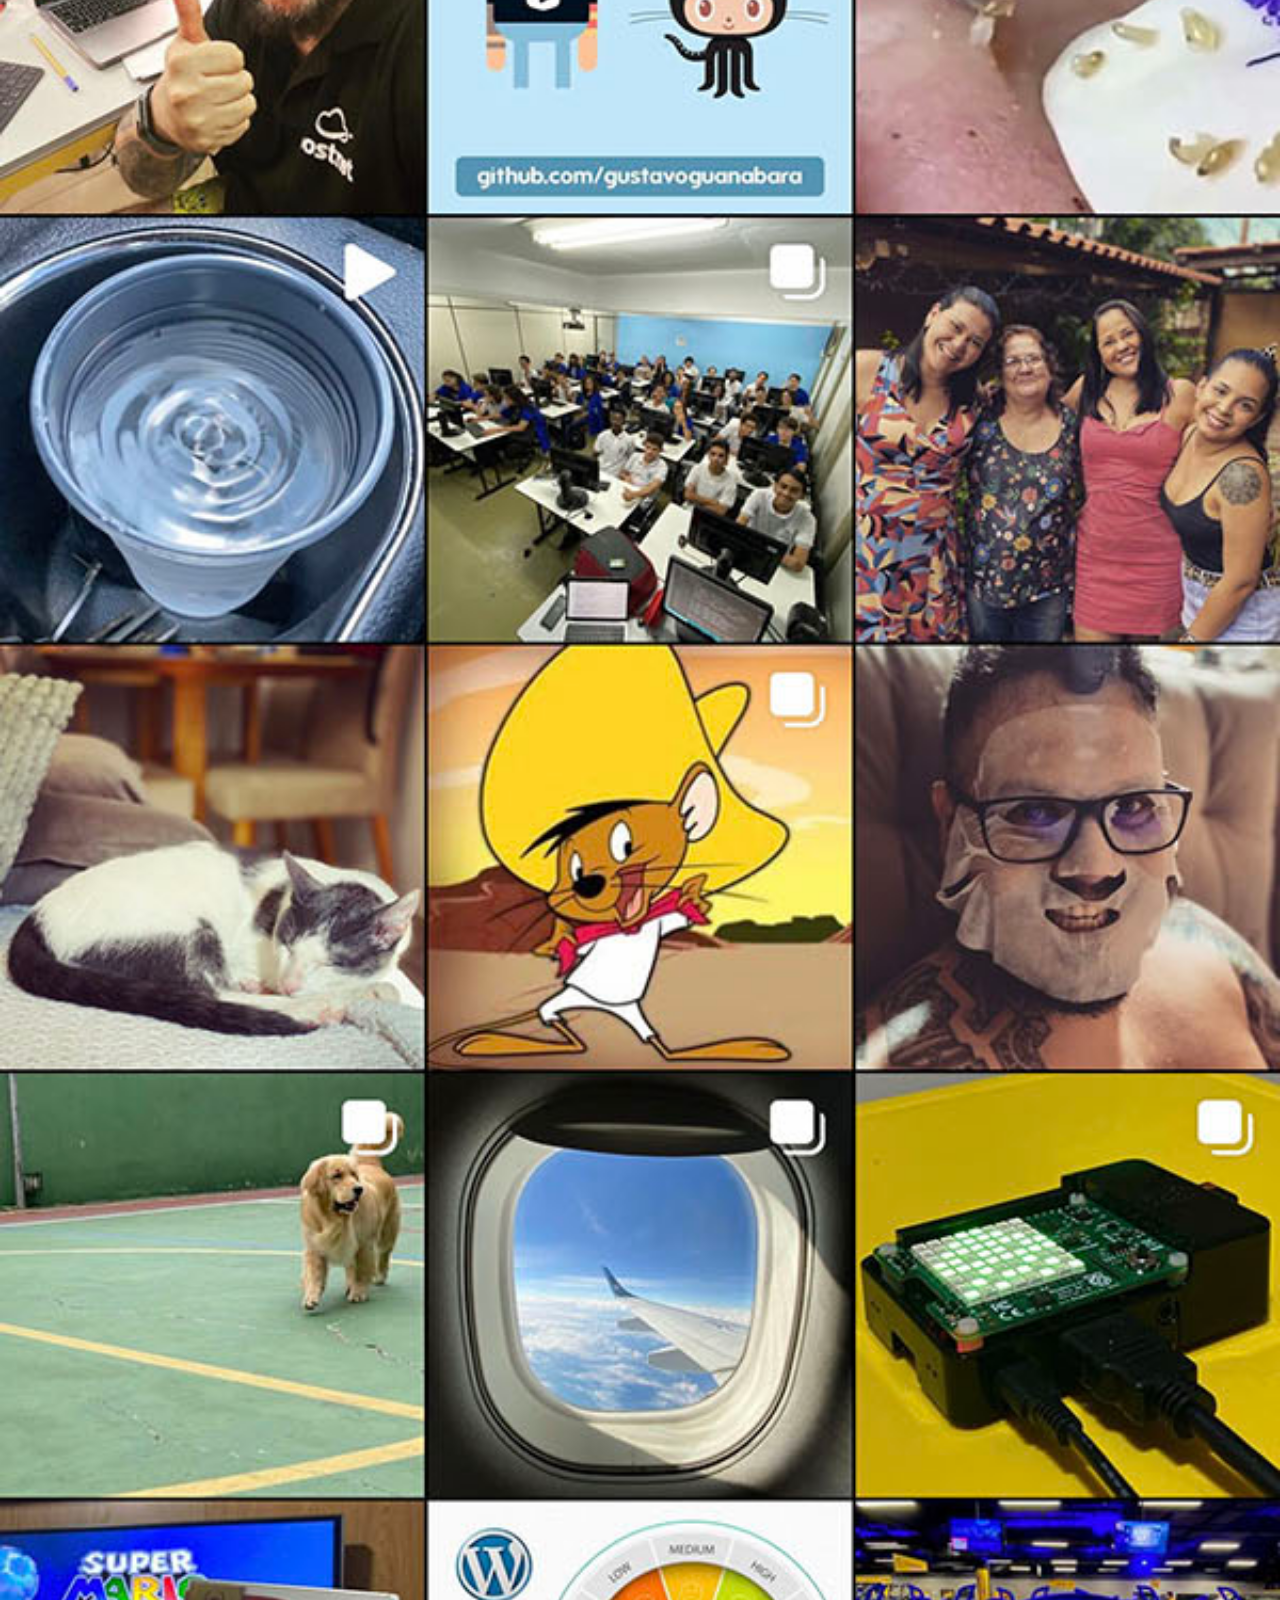
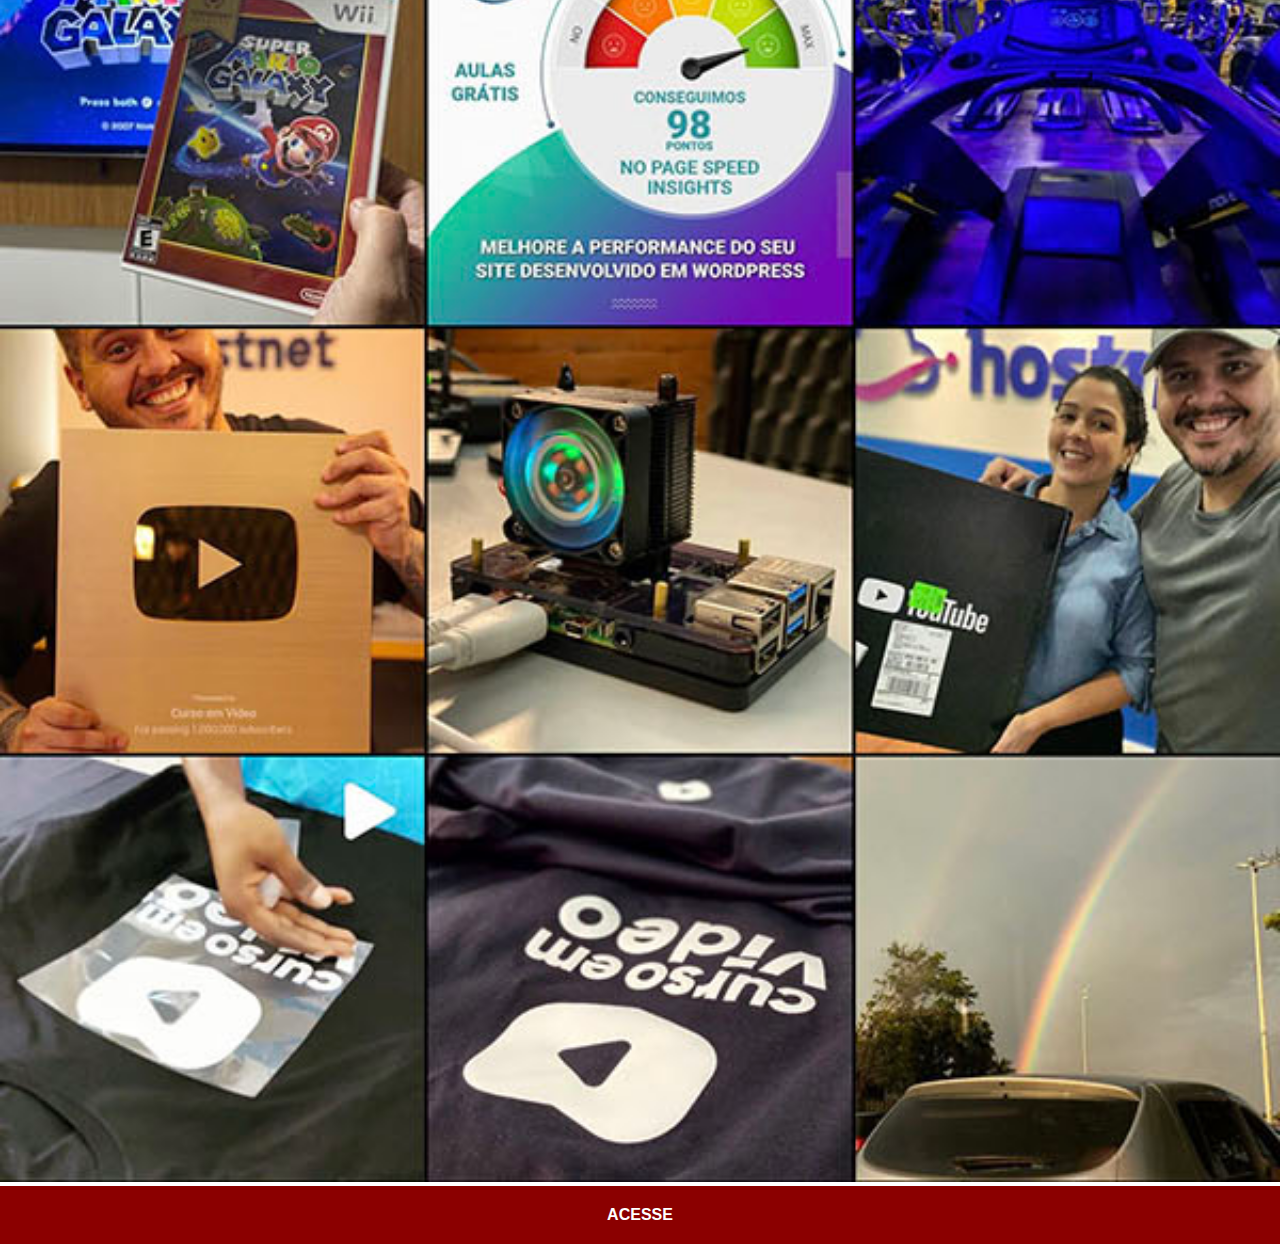
<file: intagram.html>
<!DOCTYPE html>
<html lang="pt-br">
<head>
    <meta charset="UTF-8">
    <meta name="viewport" content="width=device-width, initial-scale=1.0">
    <title>Insta</title>
    <link rel="stylesheet" href="estilos/social.css">
</head>
<body>
    <img src="imagens/tela-instagram.jpg" alt="INSTA">
    <a href="https://www.instagram.com/" target="_blank">ACESSE</a>
    
</body>
</html>
</file>
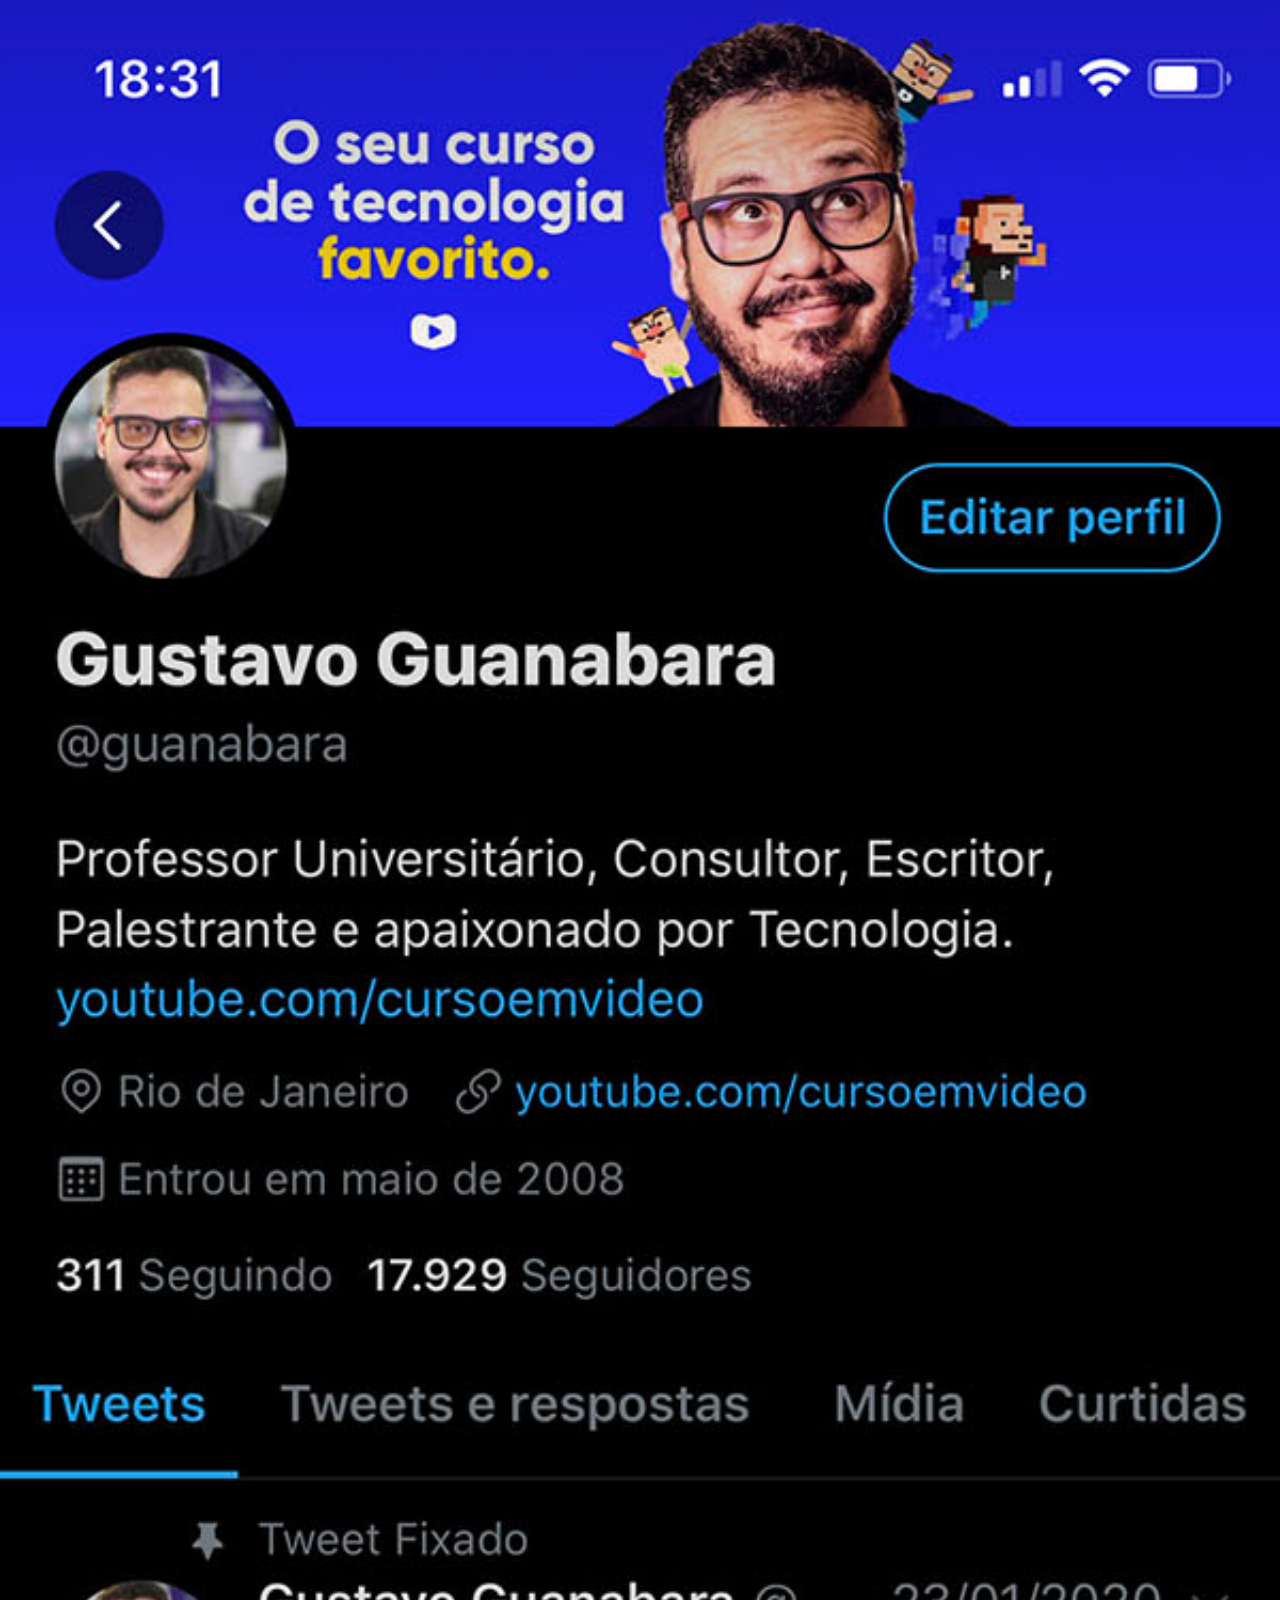
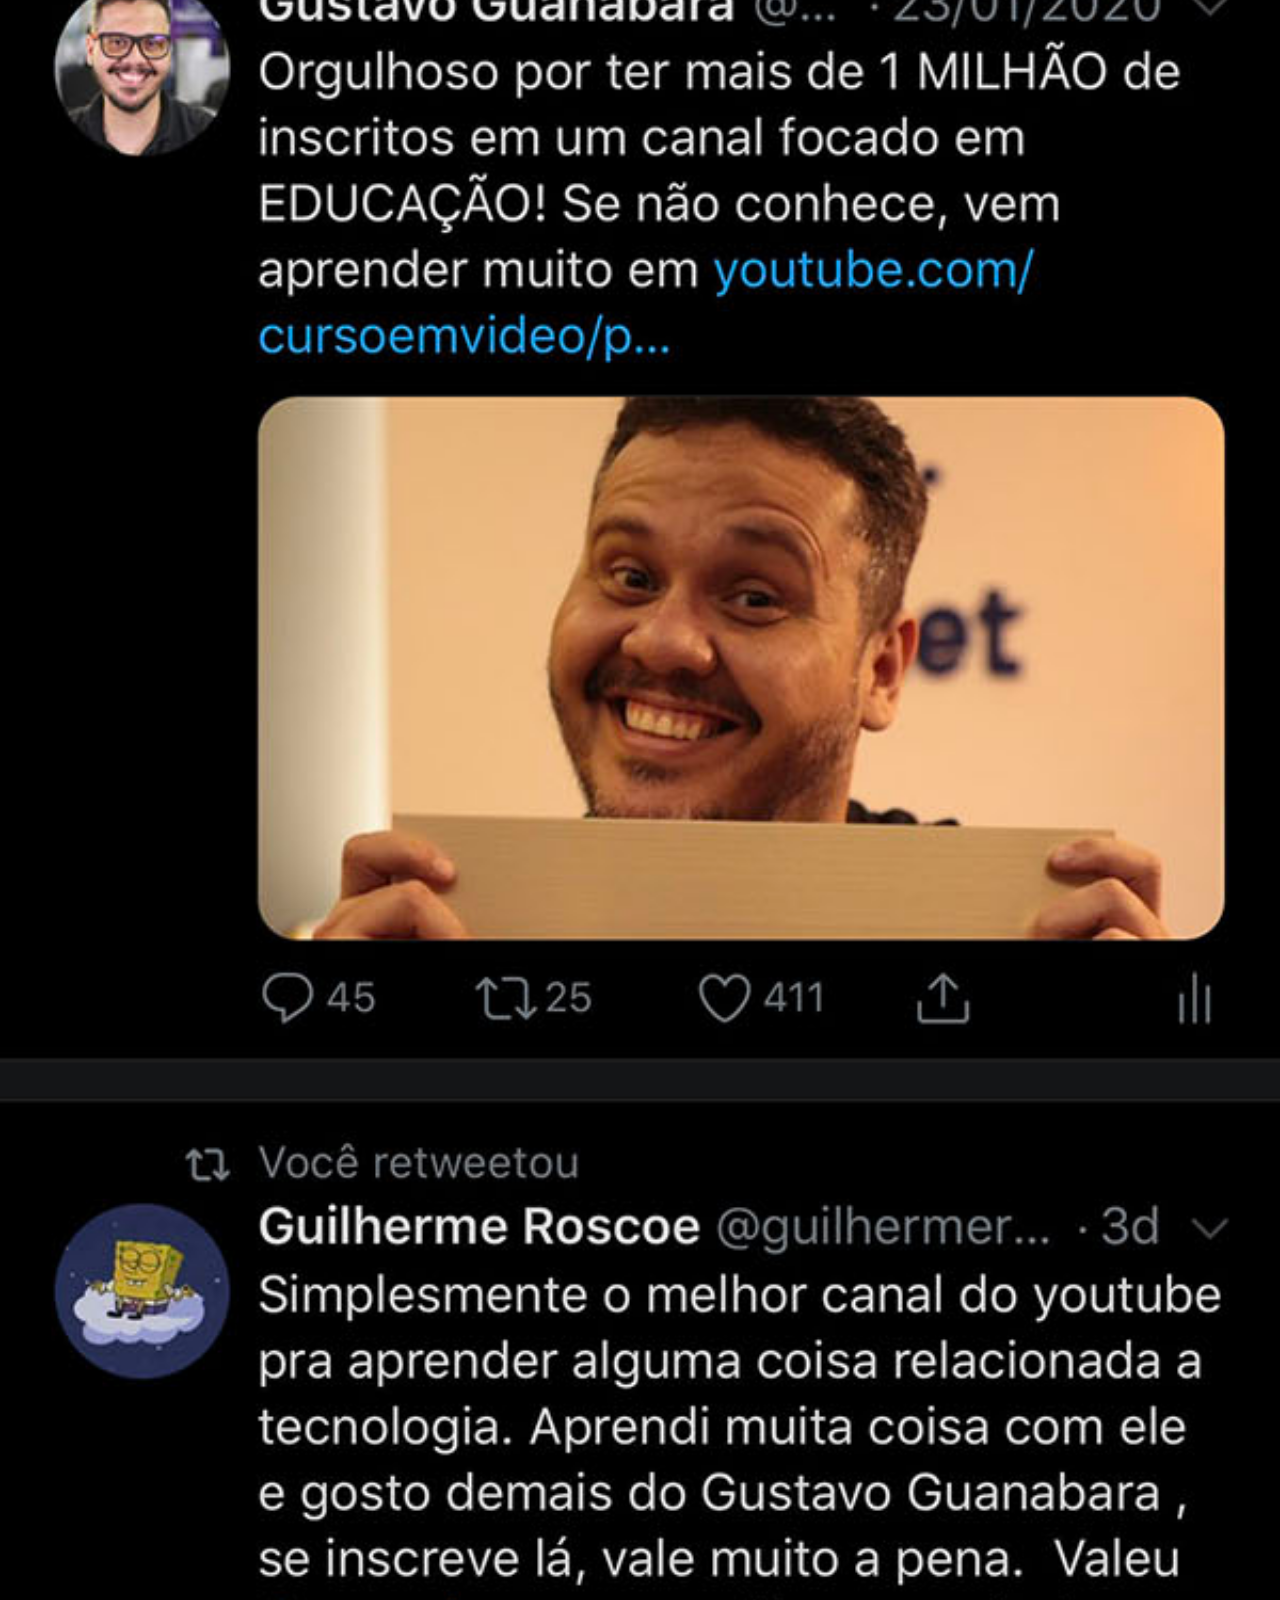
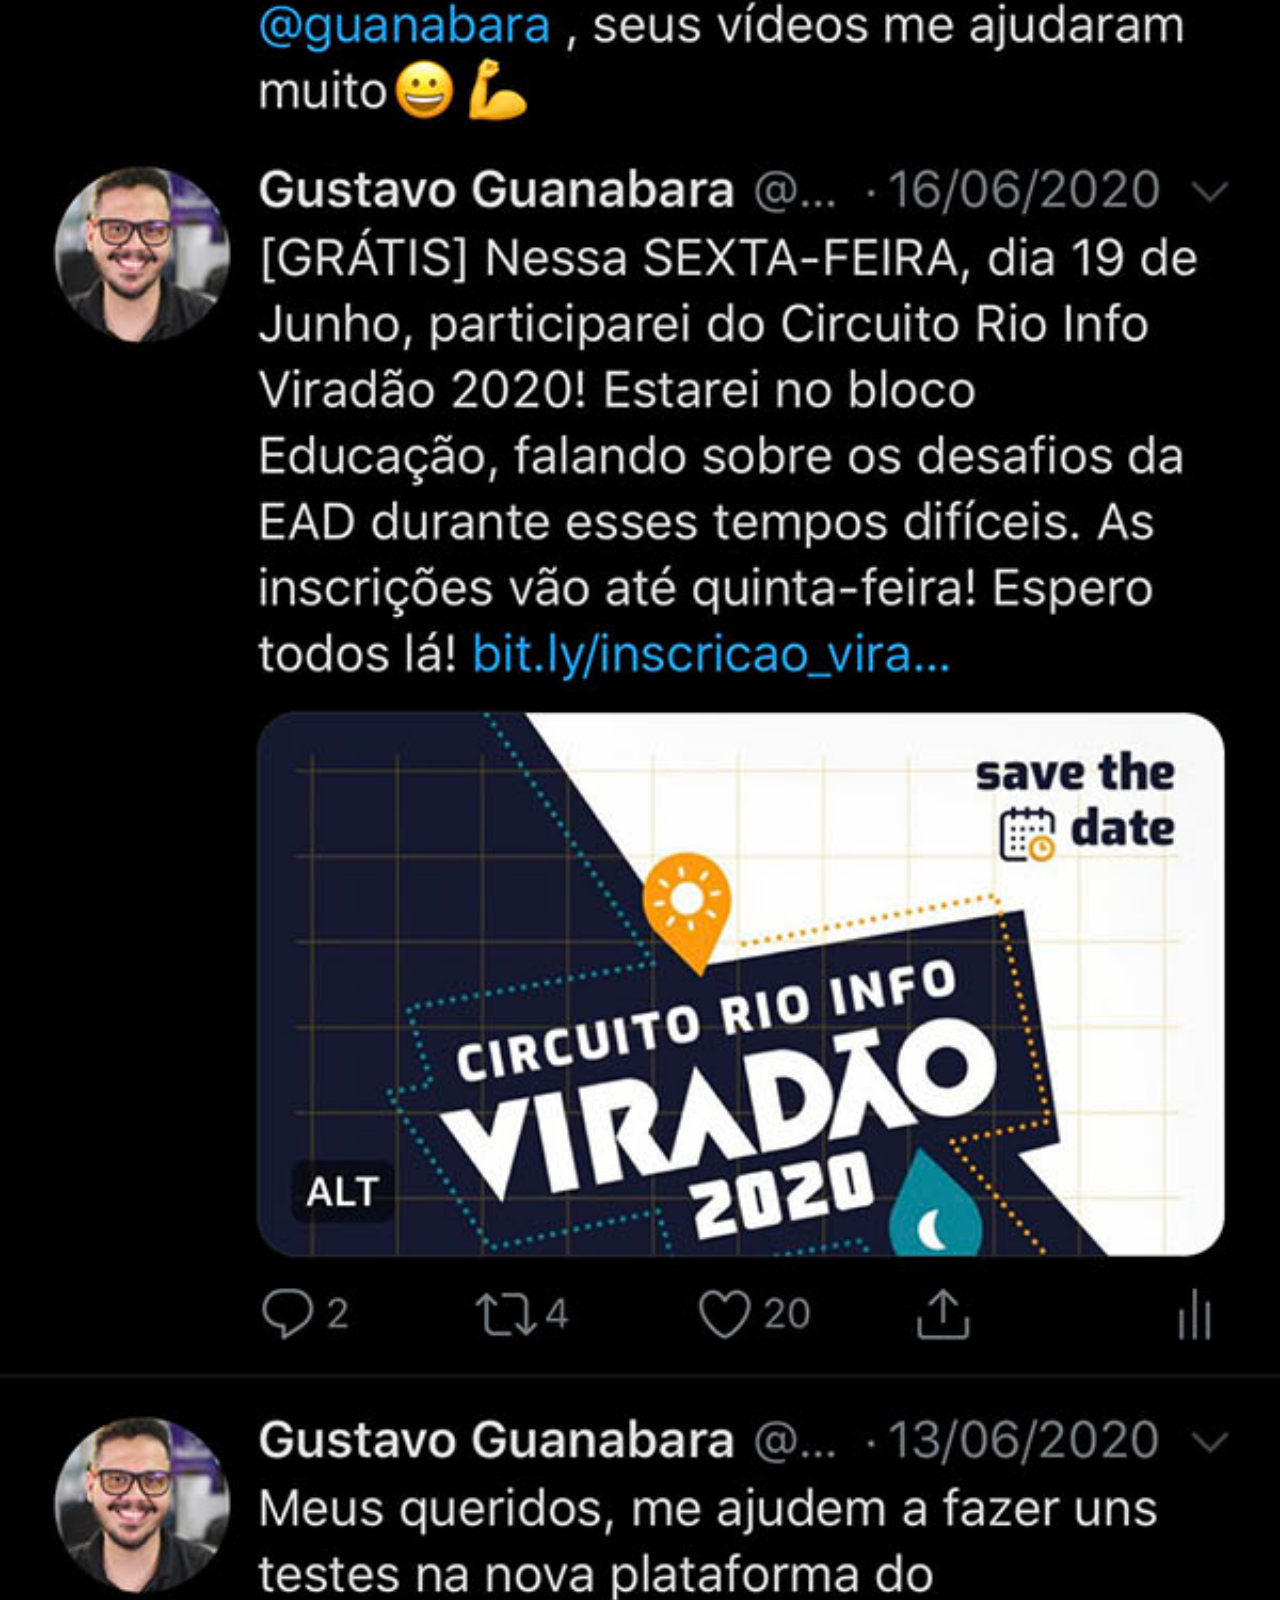
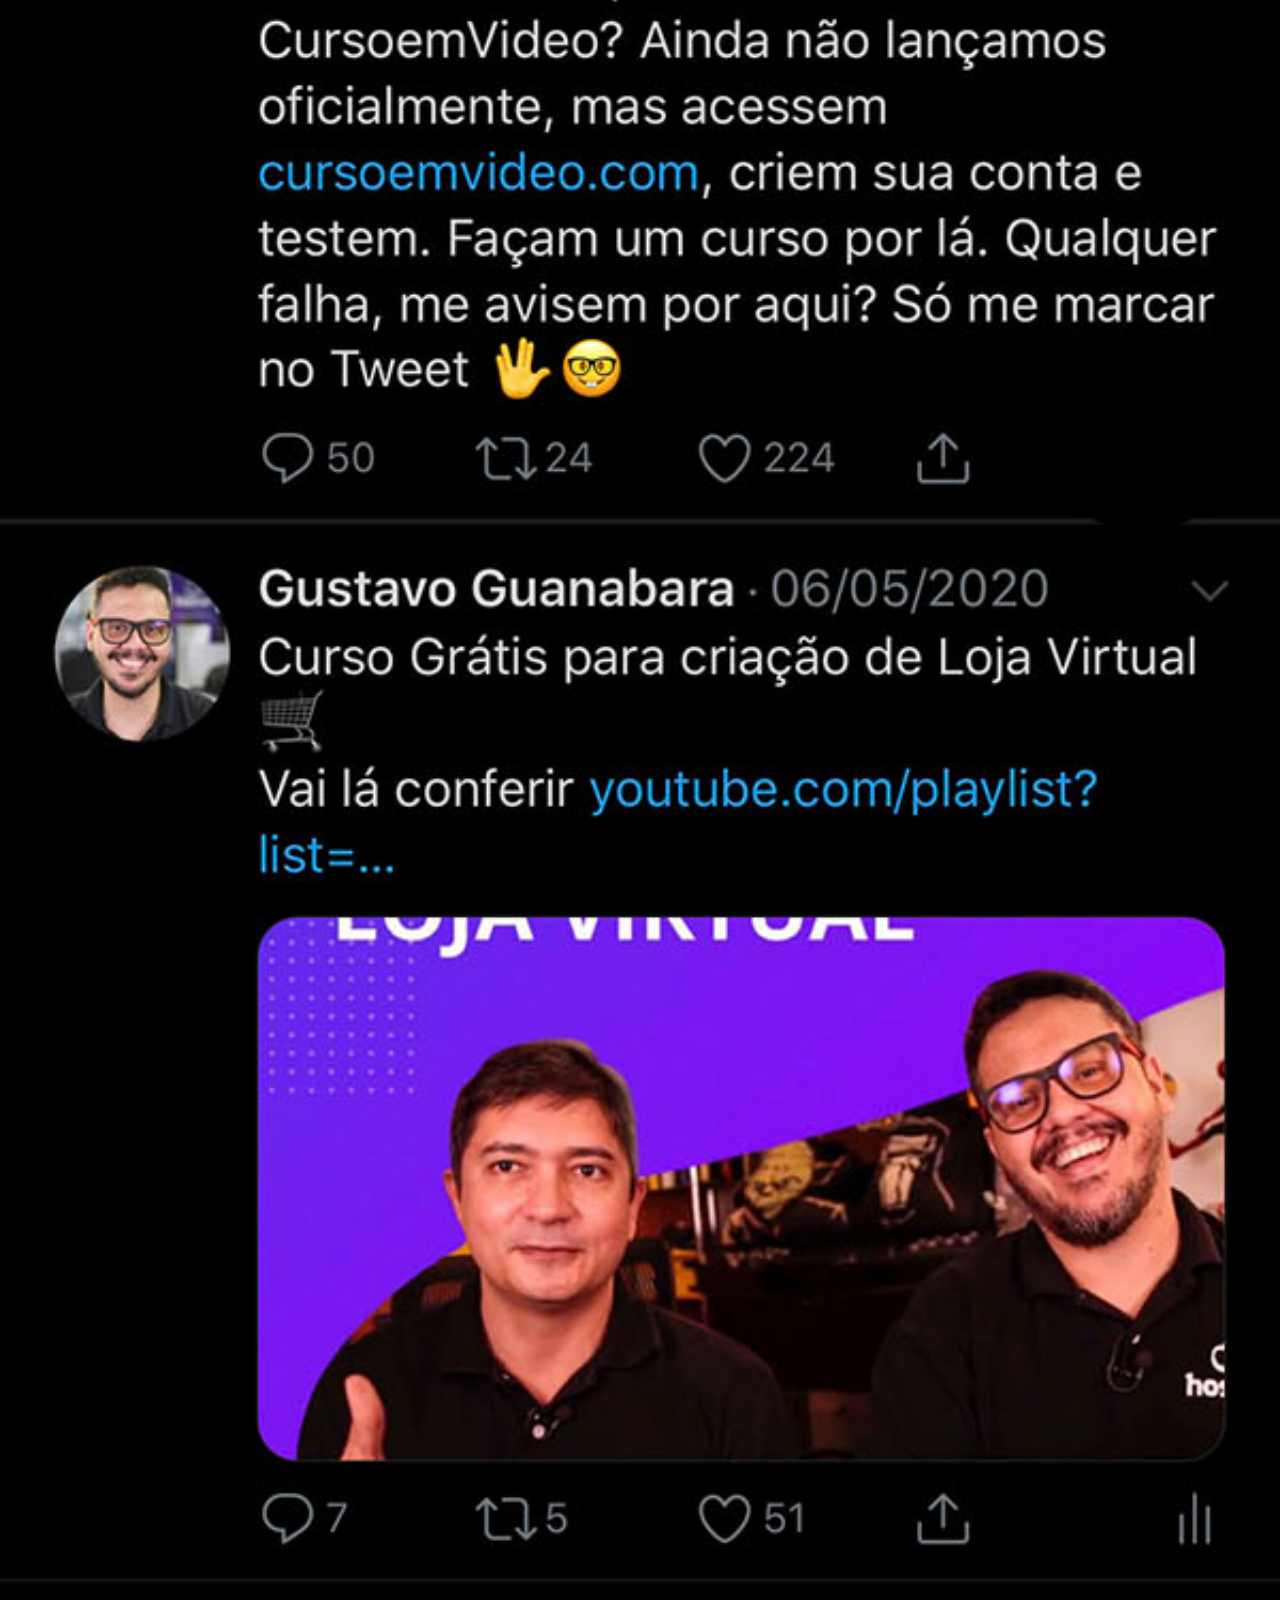
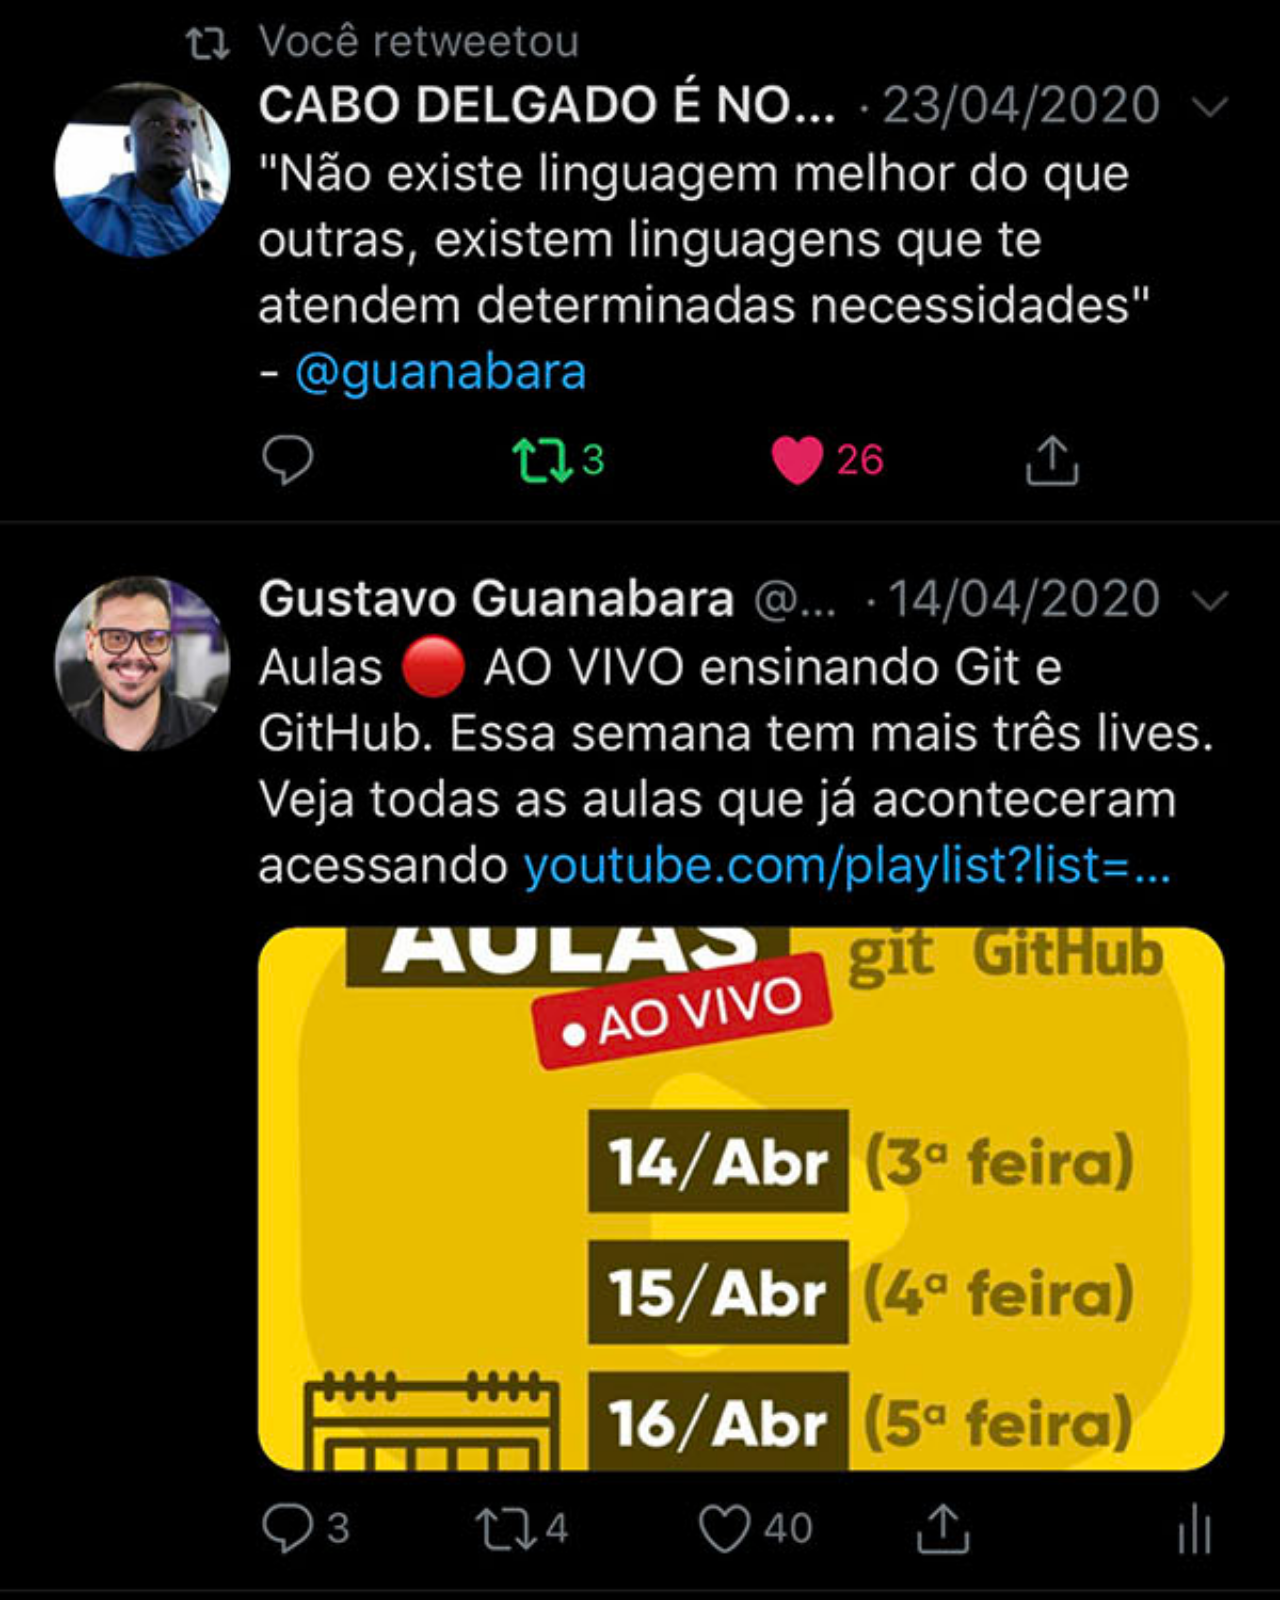
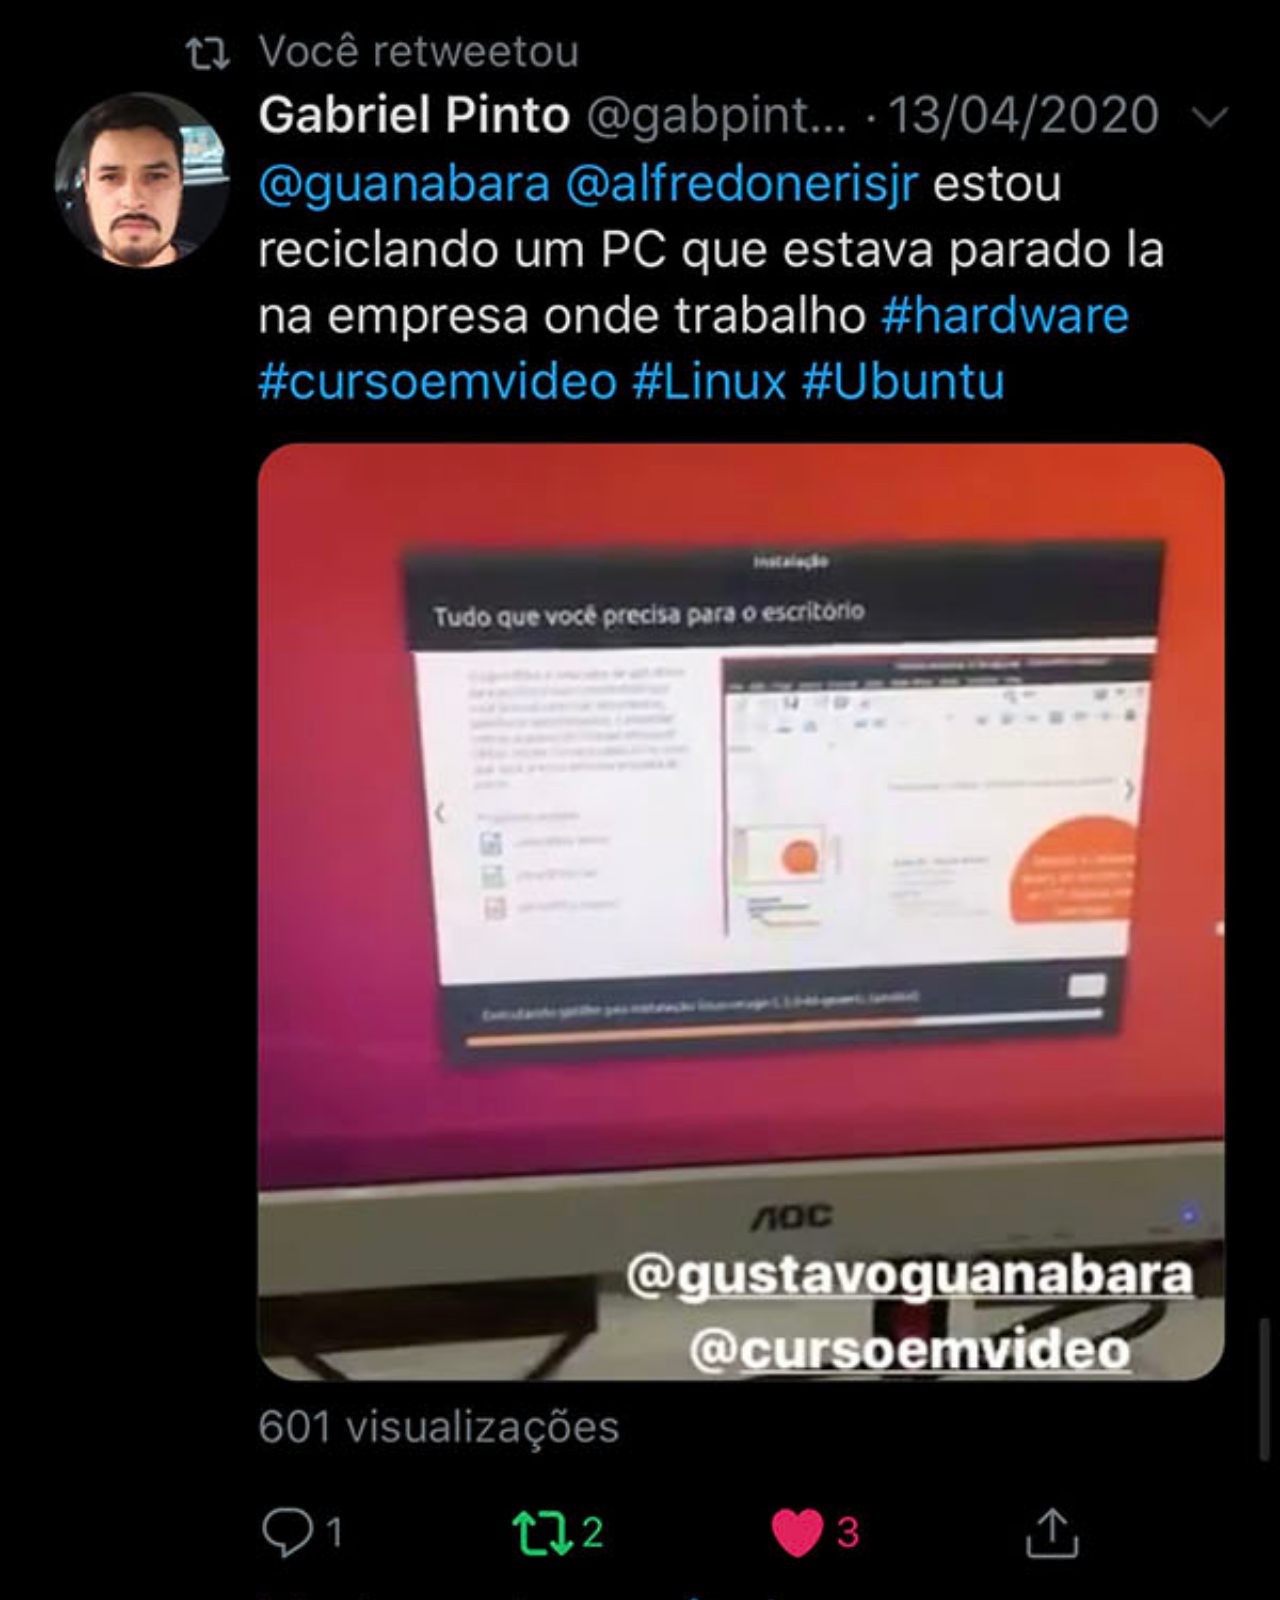
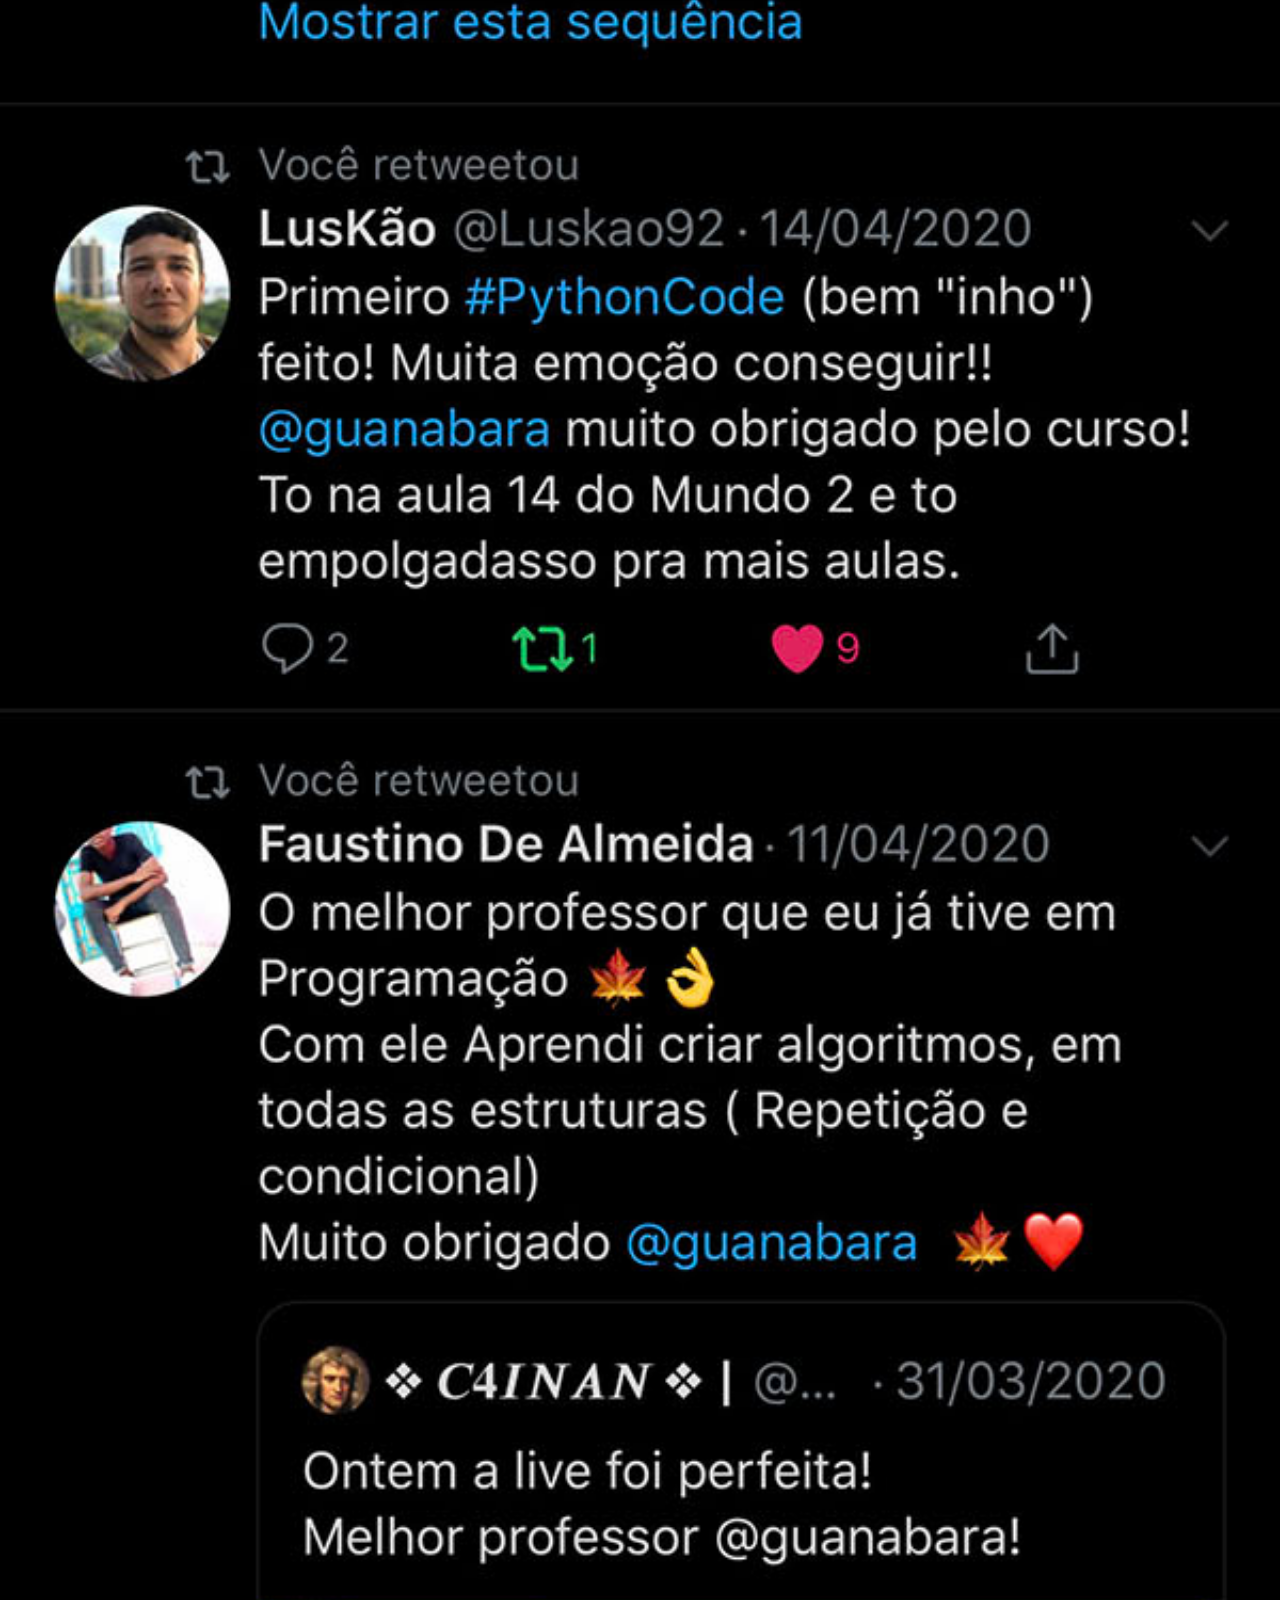
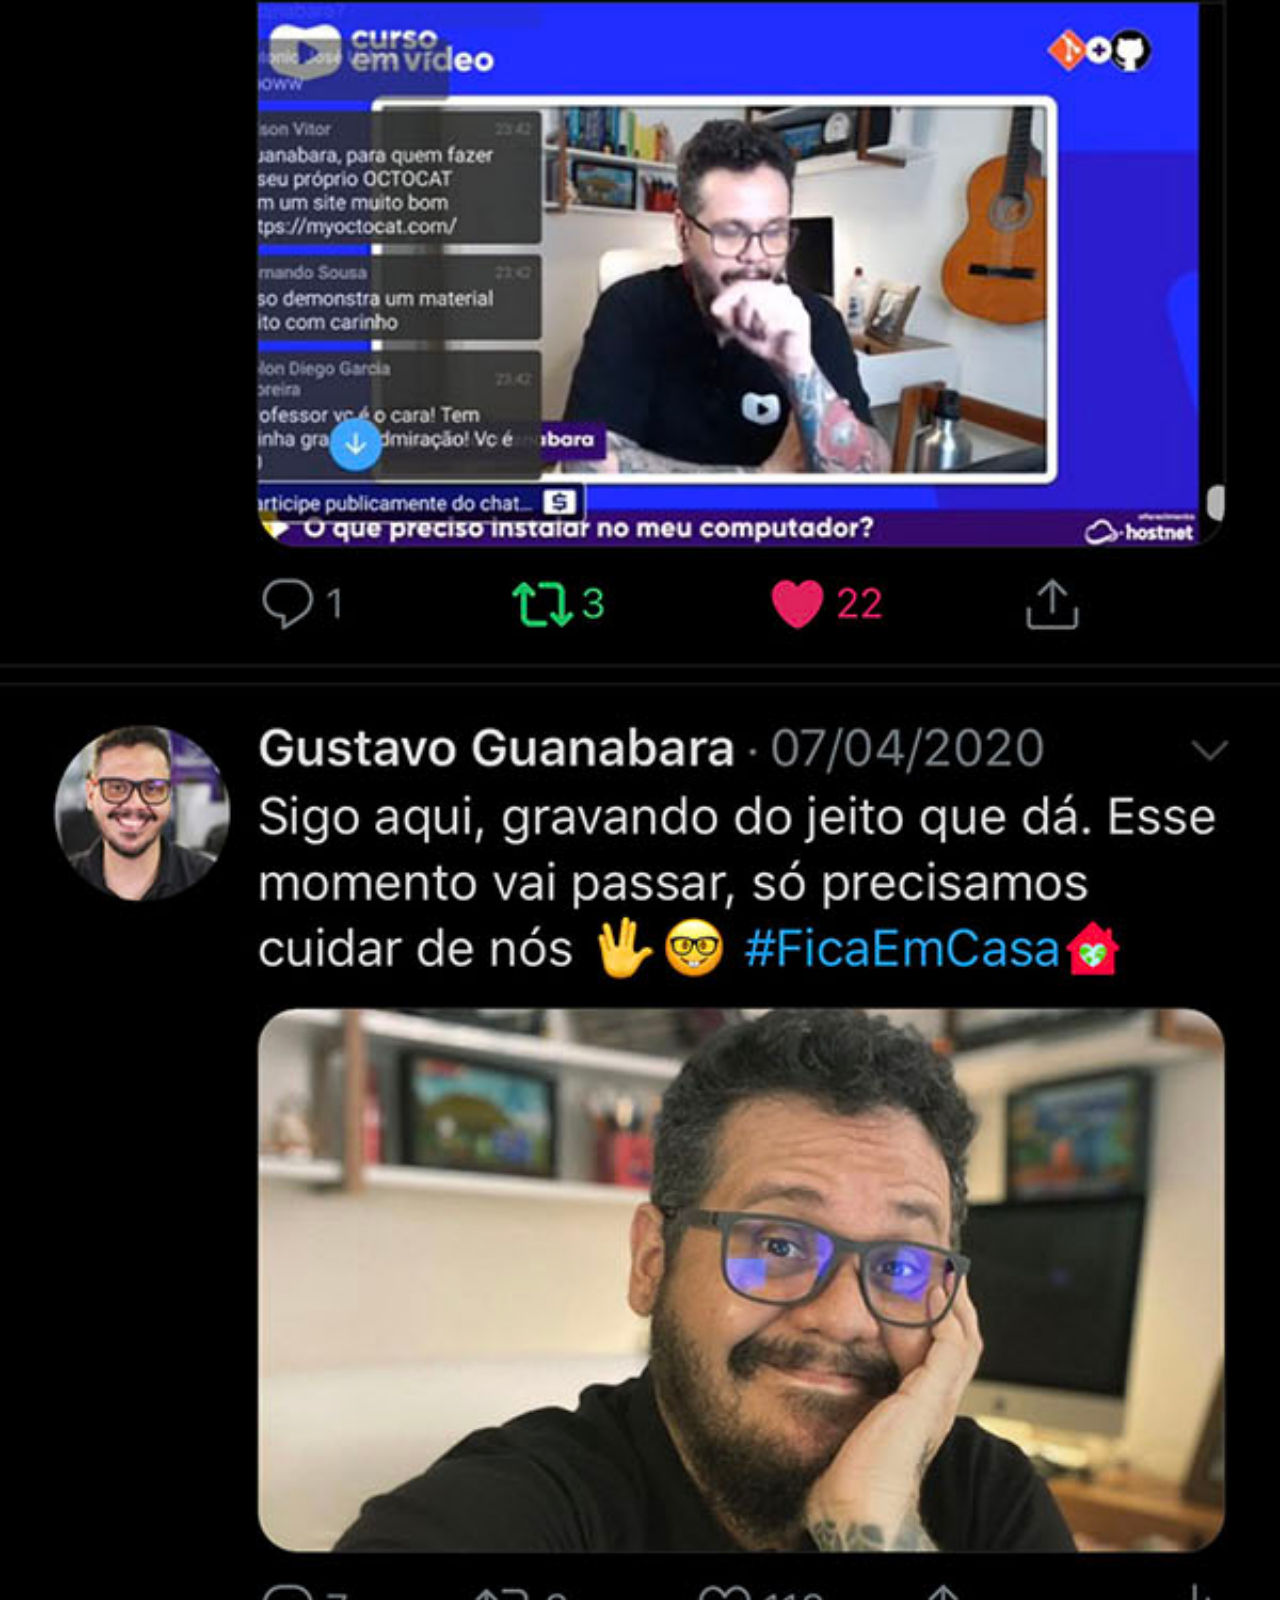
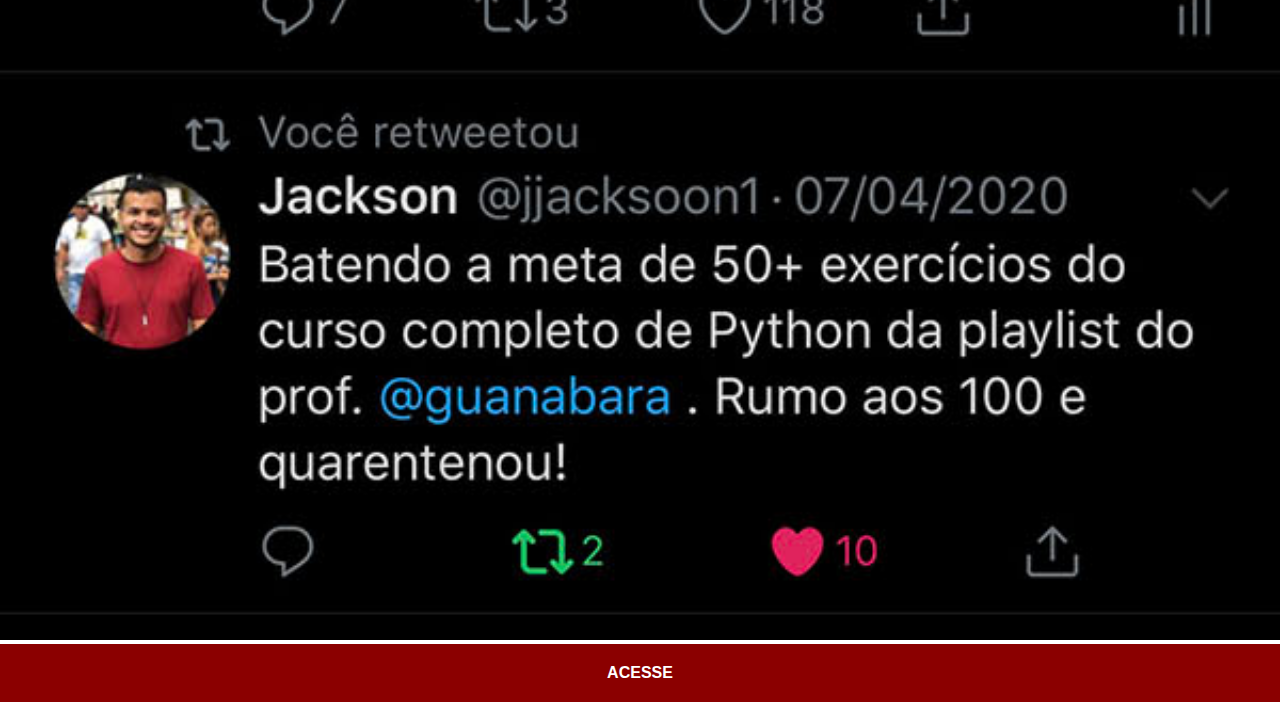
<file: twitter.html>
<!DOCTYPE html>
<html lang="pt-br">
<head>
    <meta charset="UTF-8">
    <meta name="viewport" content="width=device-width, initial-scale=1.0">
    <title>TW</title>
    <link rel="stylesheet" href="estilos/social.css">
</head>
<body>
    <img src="imagens/tela-twitter.jpg" alt="twitter">
    <a href="https://twitter.com/" target="_blank">ACESSE</a>
    
</body>
</html>
</file>
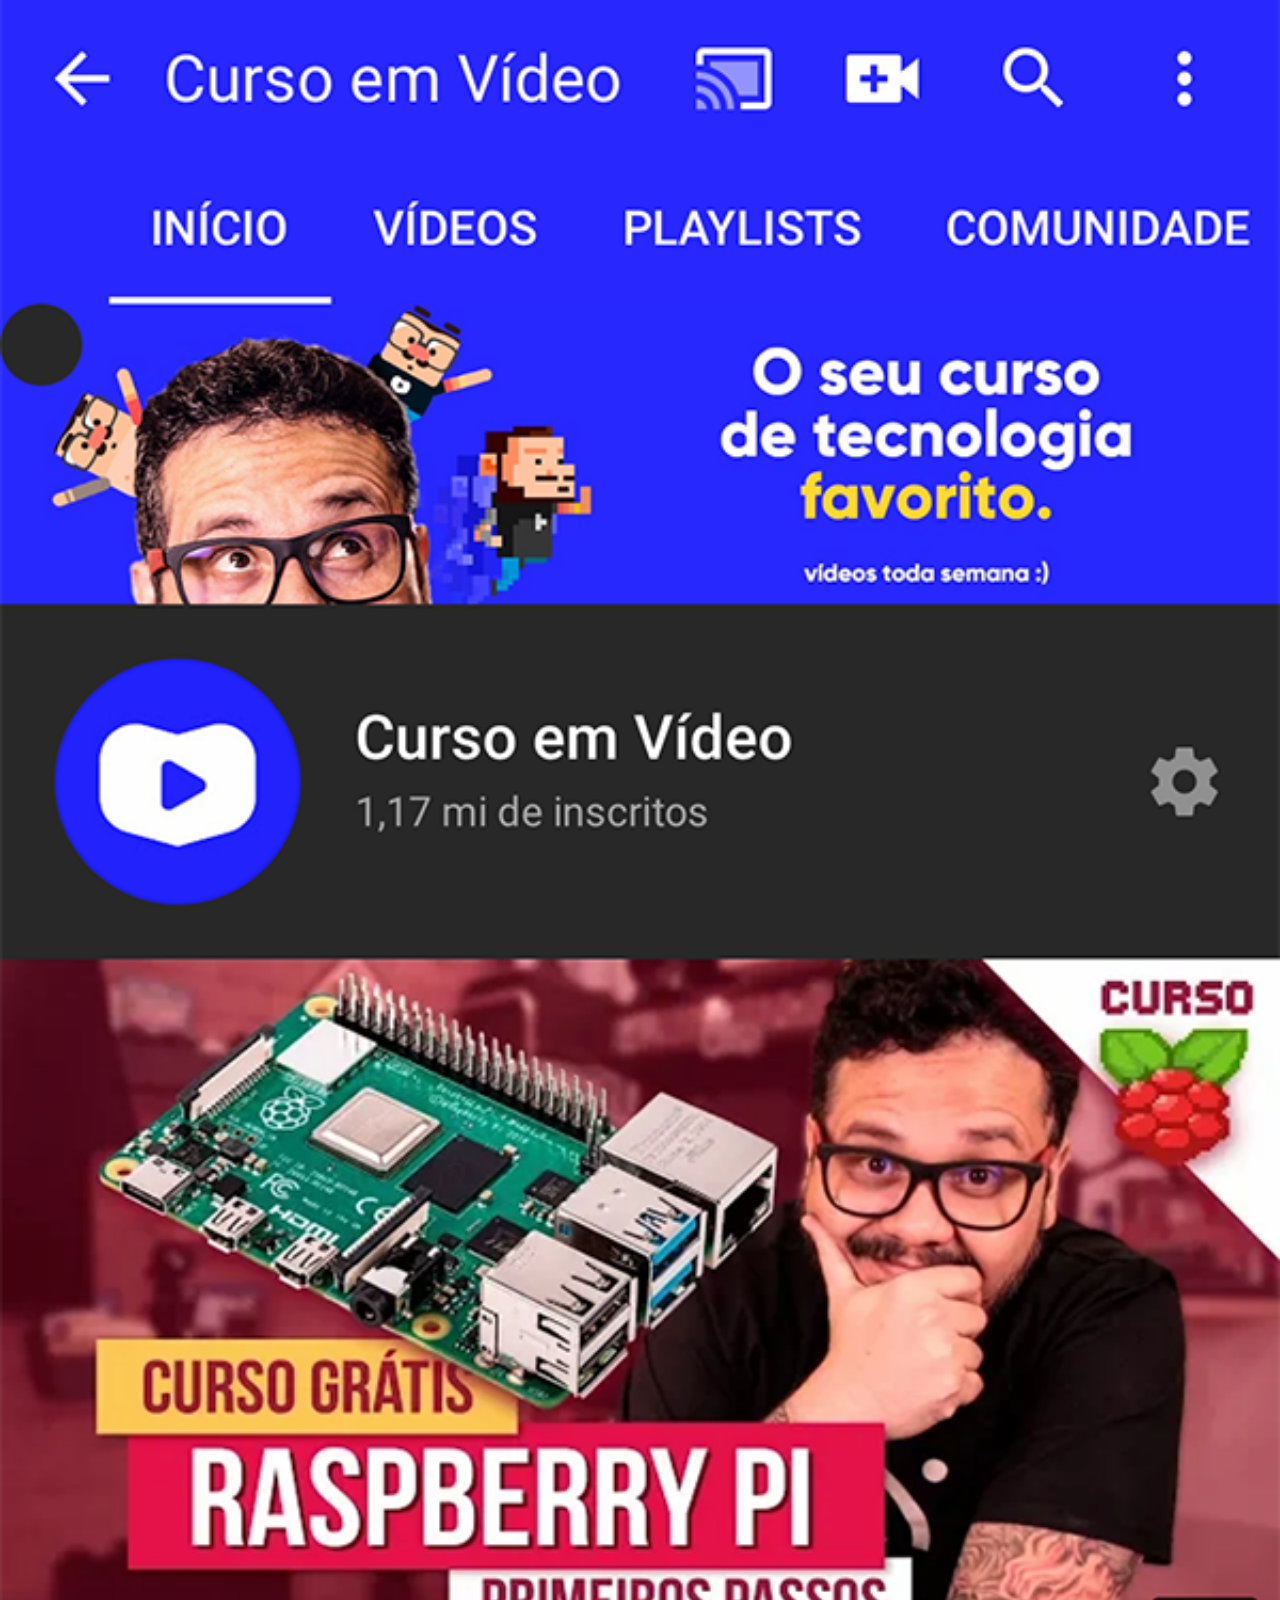
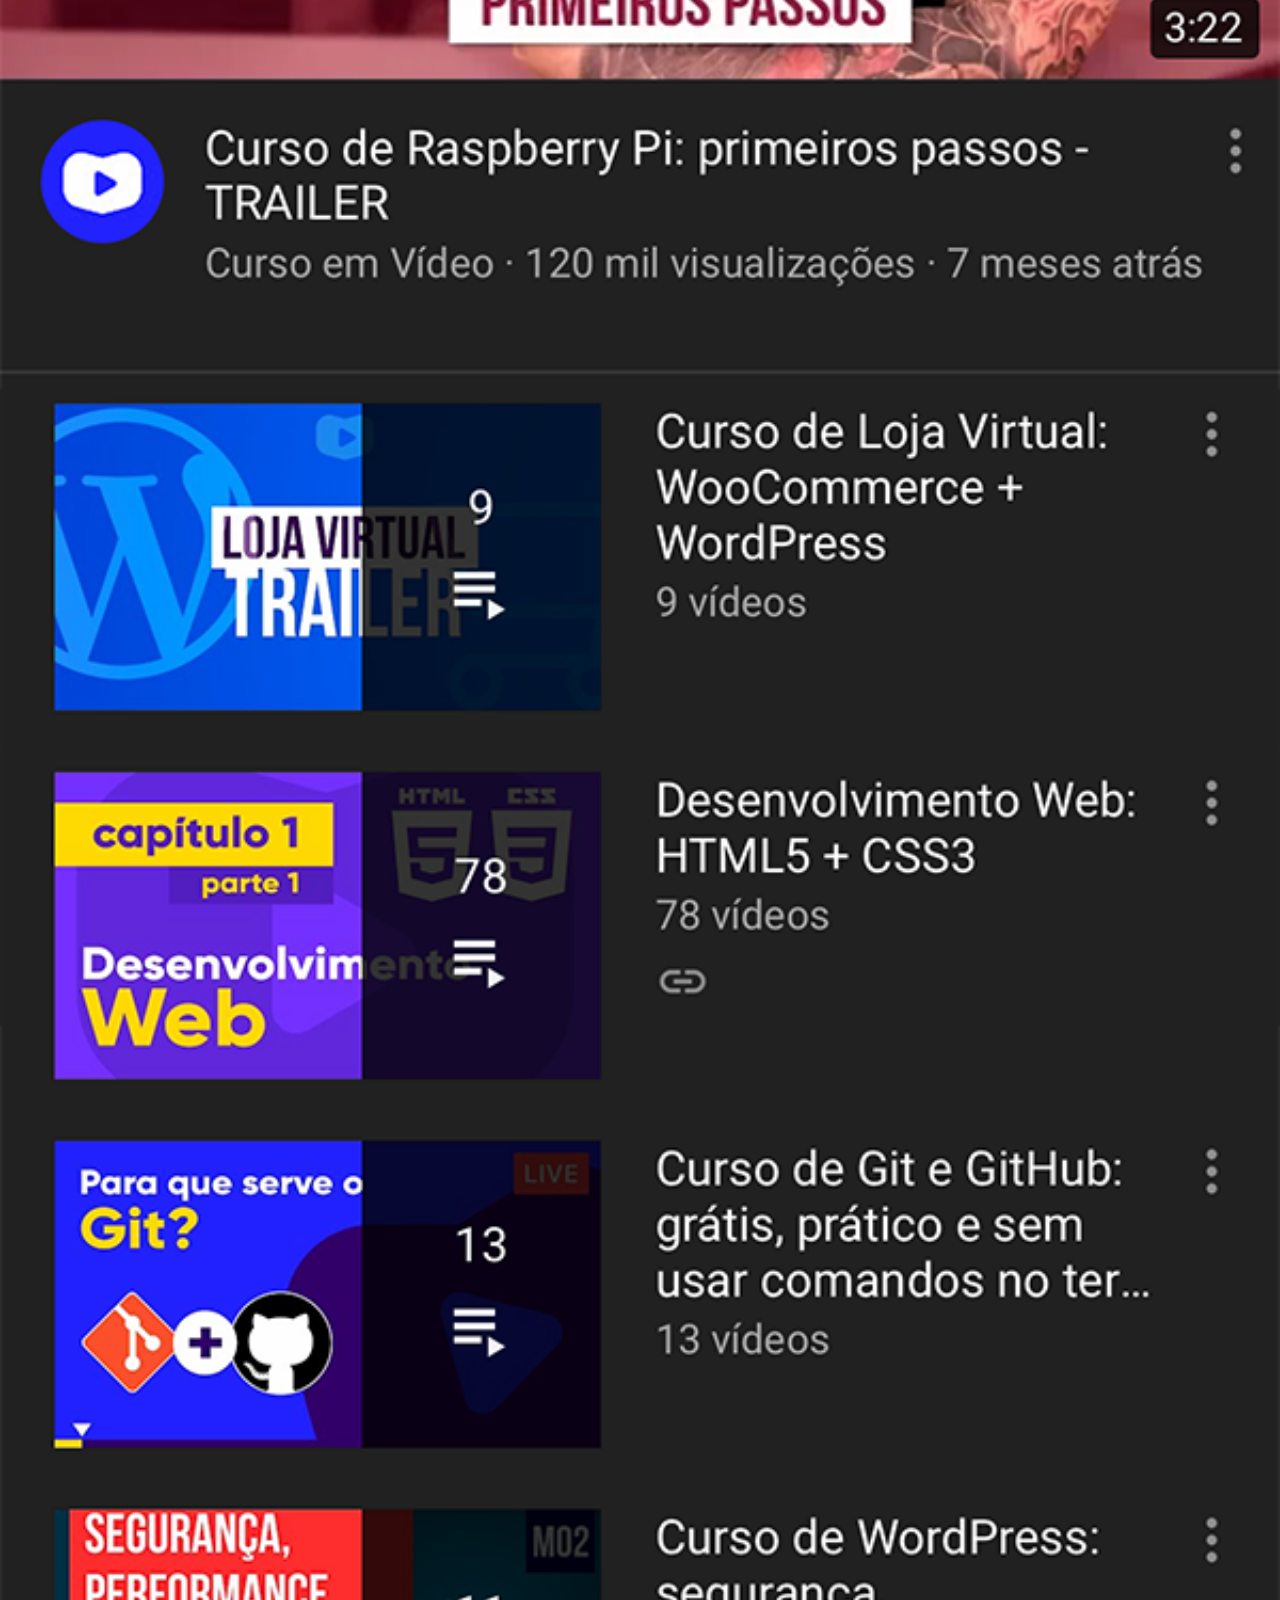
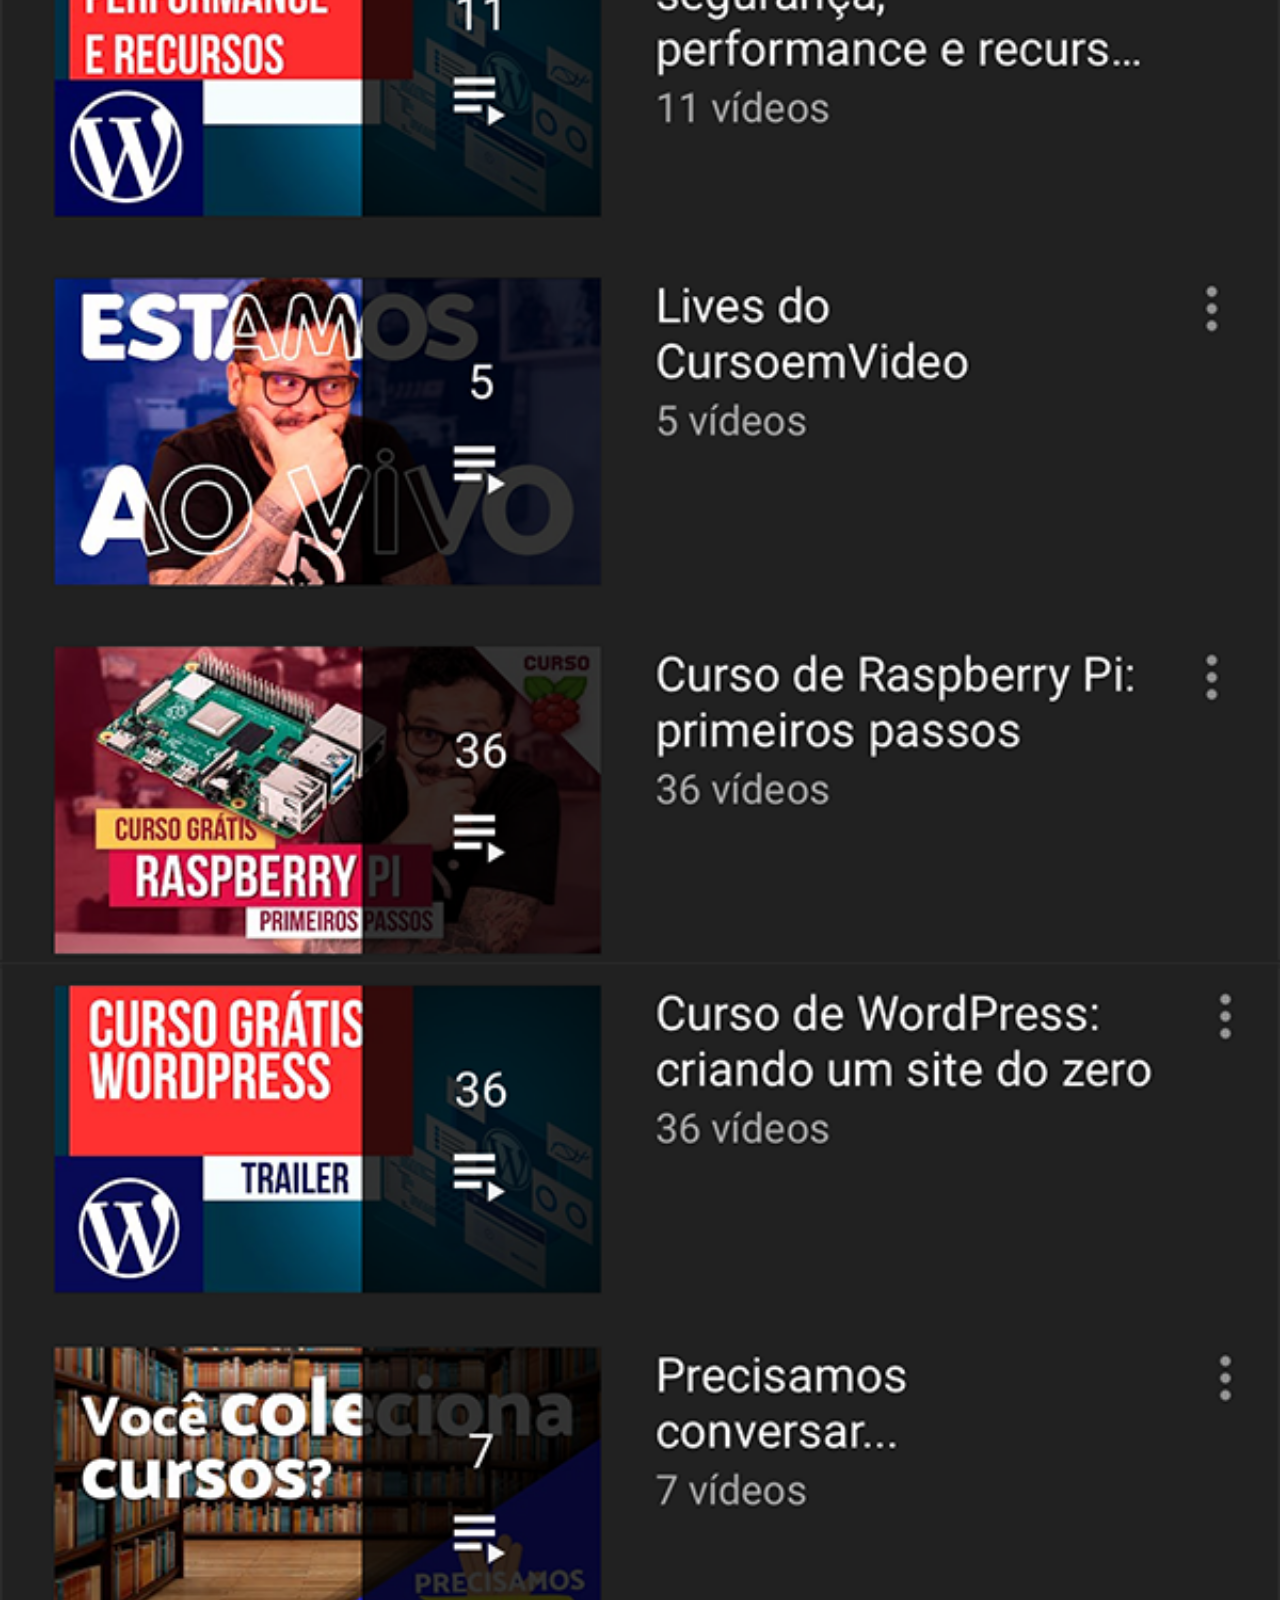
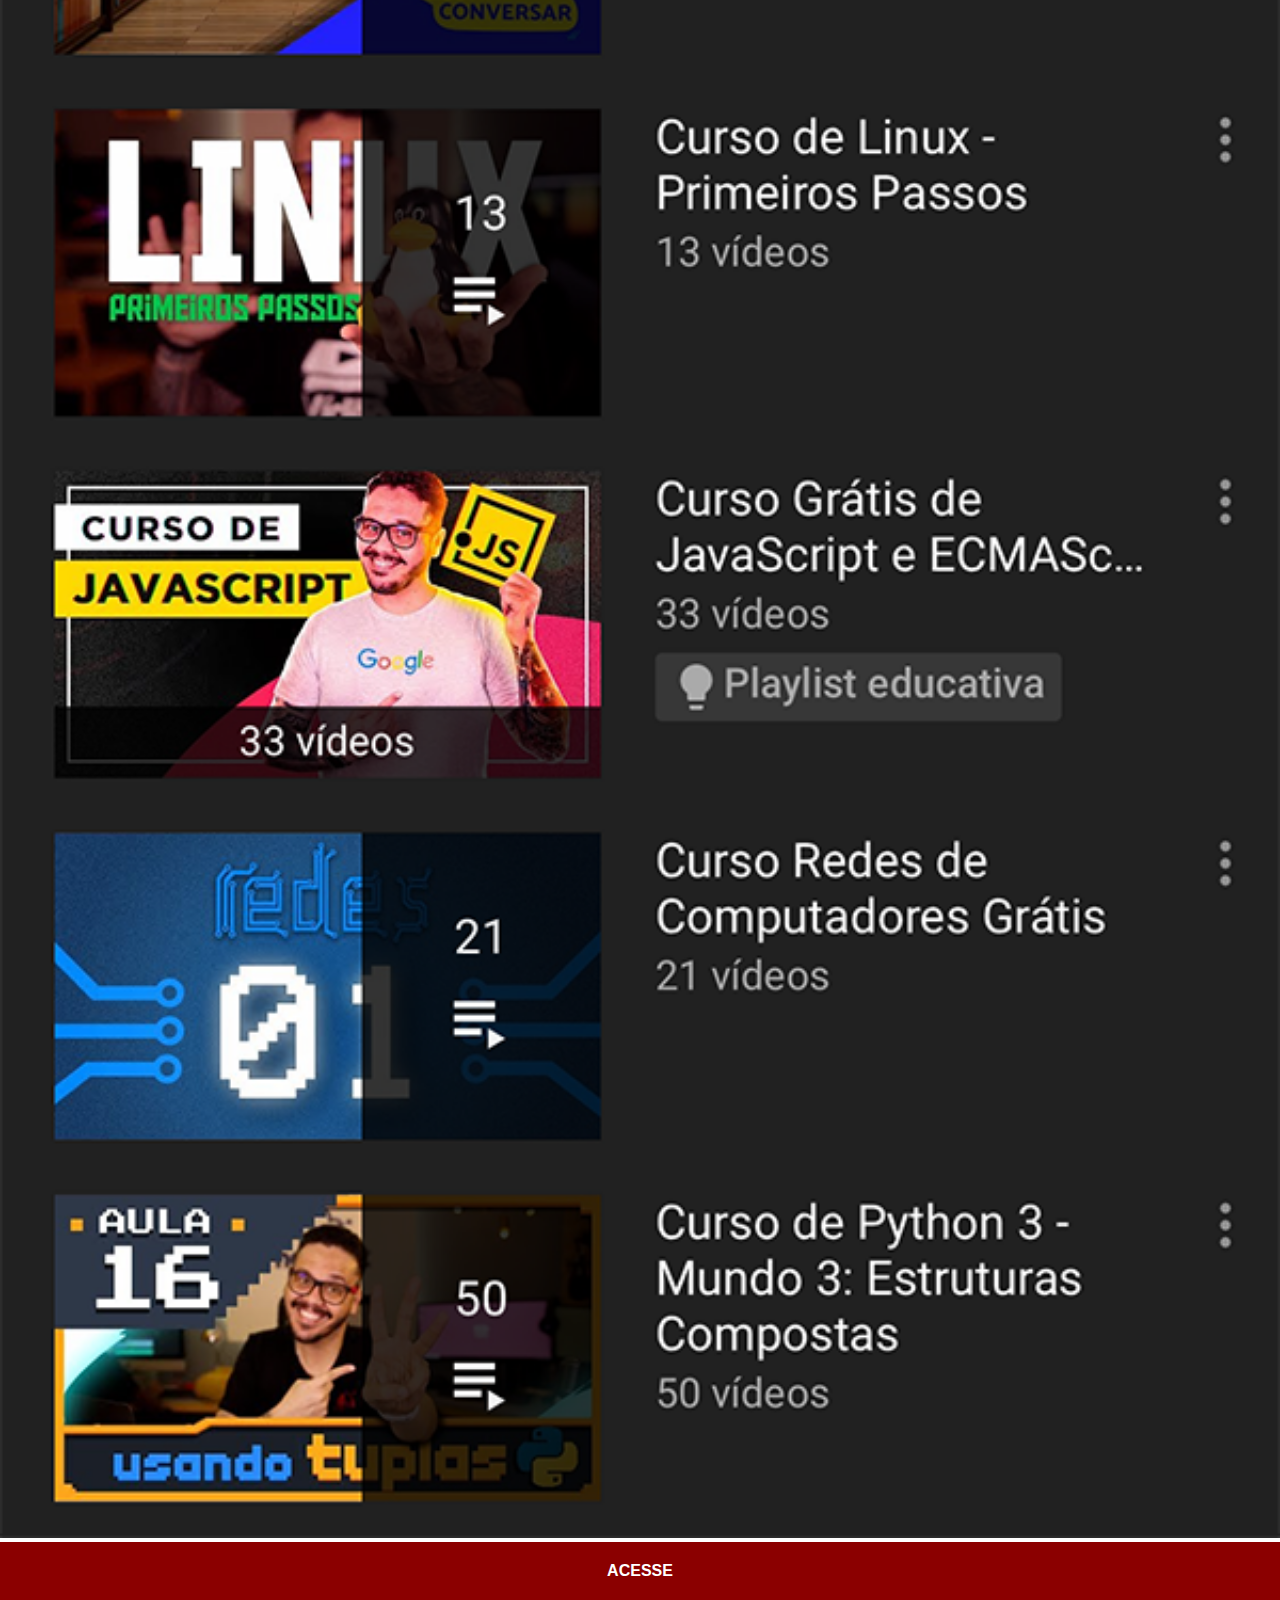
<file: yt.html>
<!DOCTYPE html>
<html lang="pt-br">
<head>
    <meta charset="UTF-8">
    <meta name="viewport" content="width=device-width, initial-scale=1.0">
    <title>Home</title>
    <link rel="stylesheet" href="estilos/social.css">
</head>
<body>
    <img src="imagens/tela-youtube.png" alt="youtube">
    <a href="https://www.youtube.com/@CursoemVideo" target="_blank">ACESSE</a>
    
</body>
</html>
</file>
<file: estilos/Estilos.css>
@charset "UTF-16";
*{
    margin: 0px;
    padding: 0px;
}

html, body{
    width: 100vw;
    height: 100vh;
    background-color: lightslategrey;
}

body{
    background-color: red;
    background-image: url(../imagens/fundo-madeira.jpg);
    background-attachment: fixed;
    background-repeat: no-repeat;
    background-size: cover;
}


main{
    height: 100vh;
    position: relative;
}


#telefone {
    position: absolute;
    top: 50%;
    left: 50%;
    transform: translate(-50%, -50%);
    height:  627px;
    width: 311px;
    background: url(../imagens/frame-iphone.png) no-repeat;
}

iframe#tela{
    position: relative;
    top: 80px;
    left: 22px;
    width: 267px;
    height: 471px;
}


#redes-sociais{
    text-align: right;
}

section#redes-sociais img{
    width: 50px;
    height: 50px;
    border-radius: 50%;
    margin: 10px;
    box-shadow: 2px 2px 5px rgba(0, 0, 0, 0.521);
    box-sizing: border-box;
}
section#redes-sociais img:hover{
    border: 2px solid white;
    transform: translate(-3px, -3px);
    box-shadow: 5px 5px 10px rgba(0, 0, 0, 0.521);
    transition: transform .3s;
    transition: border .5s;
}
</file>
<file: estilos/social.css>
@charset "utf-8";
*{
    margin: 0px;
    padding: 0px;
    font-family: Arial, Helvetica, sans-serif;
}

::-webkit-scrollbar {
    width: 0px;
    height: 0px;
}

img{
    width: 100vw;
}

a{
    display: block;
    background-color: darkred;
    padding: 20PX;
    text-align: center;
    font-weight: bolder;
    color: white;
    text-decoration: none;
}
a:hover{
    background: red;
}
</file>
